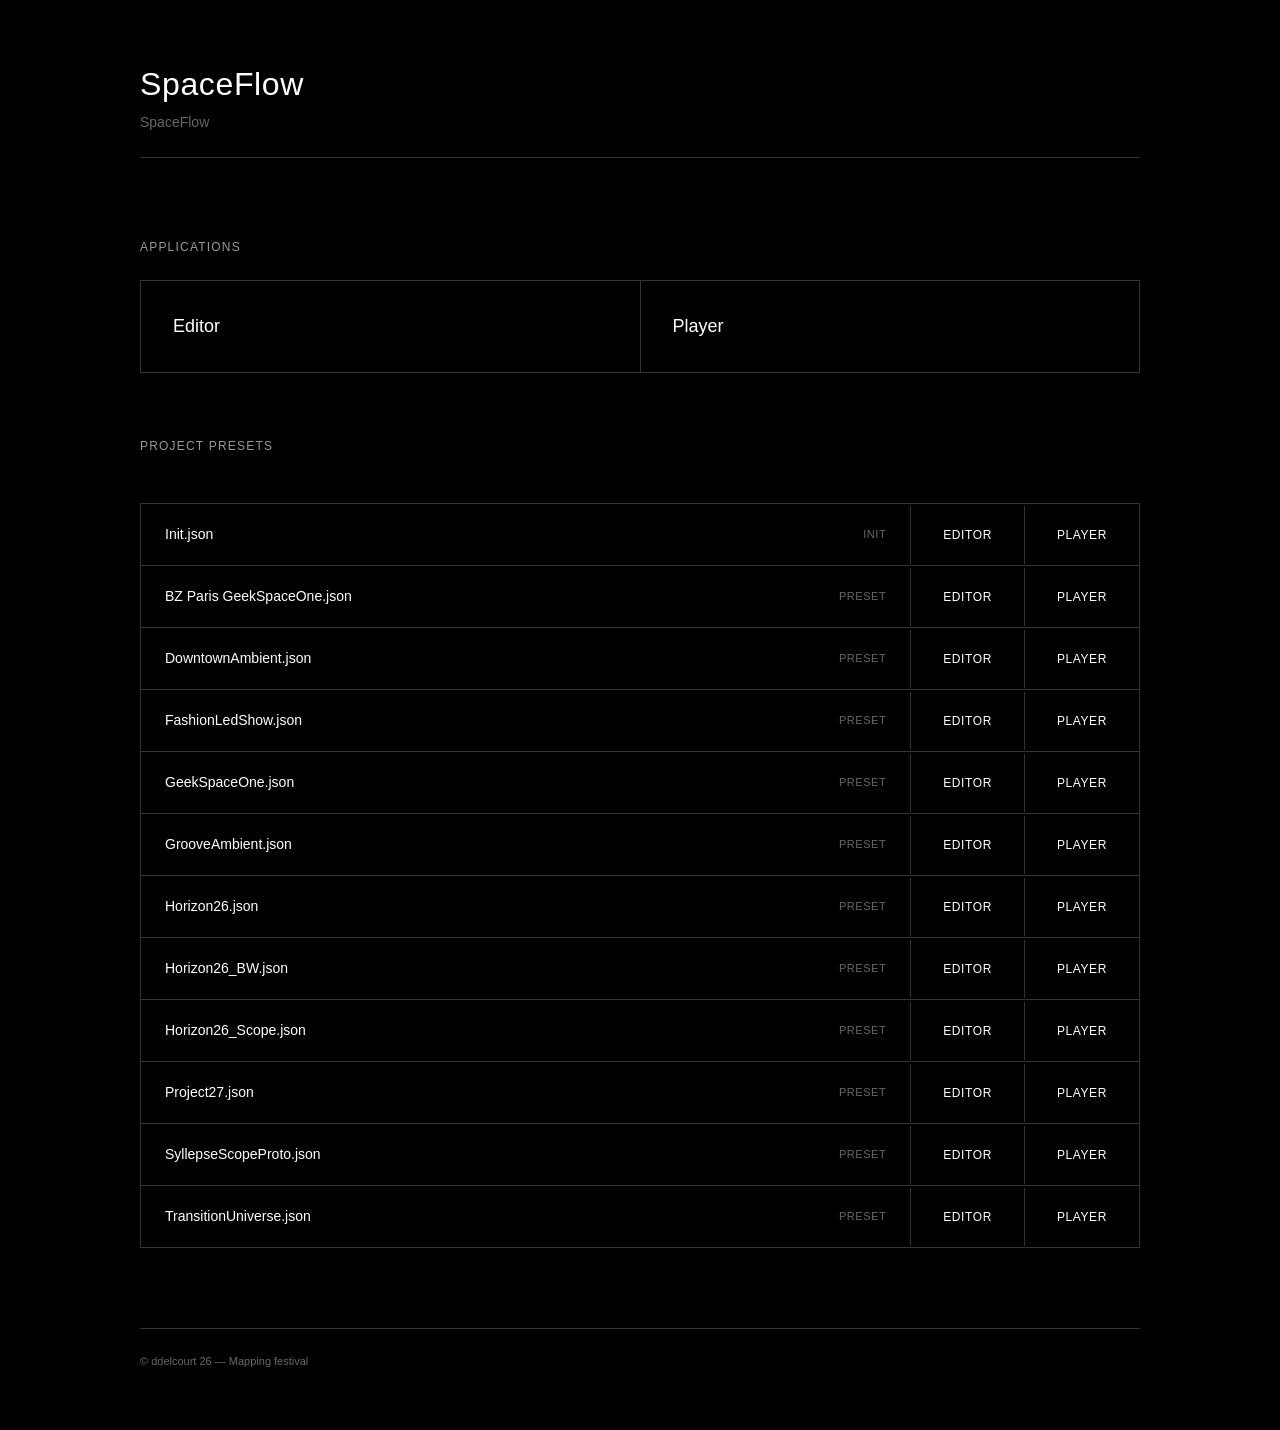
<file: welcome.html>
<!DOCTYPE html>
<html lang="en">
<head>
  <meta charset="UTF-8">
  <meta name="viewport" content="width=device-width, initial-scale=1.0">
  <title>SpaceFlow</title>
  <style>
    * {
      box-sizing: border-box;
      margin: 0;
      padding: 0;
    }

    body {
      background: #000;
      color: #fff;
      font-family: 'Helvetica Neue', Helvetica, Arial, sans-serif;
      font-weight: 400;
      line-height: 1.5;
      min-height: 100vh;
      padding: 60px 40px;
    }

    .container {
      max-width: 1000px;
      margin: 0 auto;
    }

    header {
      margin-bottom: 80px;
      border-bottom: 1px solid #333;
      padding-bottom: 24px;
    }

    h1 {
      font-size: 32px;
      font-weight: 500;
      letter-spacing: 0.02em;
      margin-bottom: 4px;
    }

    .subtitle {
      font-size: 14px;
      color: #666;
      font-weight: 400;
    }

    .section {
      margin-bottom: 64px;
    }

    .section-title {
      font-size: 12px;
      font-weight: 500;
      text-transform: uppercase;
      letter-spacing: 0.1em;
      color: #999;
      margin-bottom: 24px;
    }

    .app-list {
      display: grid;
      grid-template-columns: 1fr 1fr;
      gap: 1px;
      background: #333;
      border: 1px solid #333;
    }

    .app-card {
      background: #000;
      padding: 32px;
      text-decoration: none;
      color: #fff;
      display: block;
    }

    .app-card:hover {
      background: #111;
    }

    .app-name {
      font-size: 18px;
      font-weight: 500;
    }

    .preset-list {
      list-style: none;
      border: 1px solid #333;
      border-bottom: none;
    }

    .preset-item {
      border-bottom: 1px solid #333;
      display: grid;
      grid-template-columns: 1fr auto;
      align-items: center;
    }

    .preset-info {
      padding: 20px 24px;
      display: grid;
      grid-template-columns: 1fr auto;
      align-items: center;
      gap: 16px;
    }

    .preset-name {
      font-size: 14px;
      font-weight: 400;
      color: #fff;
    }

    .preset-type {
      font-size: 11px;
      text-transform: uppercase;
      color: #666;
      letter-spacing: 0.05em;
    }

    .preset-actions {
      display: flex;
      border-left: 1px solid #333;
    }

    .preset-button {
      background: #000;
      border: none;
      border-left: 1px solid #333;
      color: #fff;
      padding: 20px 32px;
      text-decoration: none;
      font-size: 12px;
      font-weight: 400;
      text-transform: uppercase;
      letter-spacing: 0.05em;
      display: block;
    }

    .preset-button:first-child {
      border-left: none;
    }

    .preset-button:hover {
      background: #111;
    }

    .section-header {
      display: flex;
      justify-content: space-between;
      align-items: center;
      margin-bottom: 24px;
    }

    .refresh-button {
      background: #000;
      border: 1px solid #333;
      color: #fff;
      padding: 8px 16px;
      font-size: 11px;
      font-weight: 400;
      text-transform: uppercase;
      letter-spacing: 0.05em;
      cursor: pointer;
    }

    .refresh-button:hover {
      background: #111;
    }

    .refresh-button:active {
      background: #222;
    }

    footer {
      margin-top: 80px;
      padding-top: 24px;
      border-top: 1px solid #333;
      font-size: 11px;
      color: #666;
    }

    @media (max-width: 768px) {
      body {
        padding: 40px 20px;
      }

      header {
        margin-bottom: 60px;
      }

      h1 {
        font-size: 24px;
      }

      .section {
        margin-bottom: 48px;
      }

      .app-list {
        grid-template-columns: 1fr;
      }

      .preset-item {
        grid-template-columns: 1fr;
      }

      .preset-actions {
        border-left: none;
        border-top: 1px solid #333;
      }

      .preset-button {
        flex: 1;
        text-align: center;
        padding: 16px;
      }

      .preset-button:first-child {
        border-left: 1px solid #333;
      }
    }
  </style>
</head>
<body>
  <div class="container">
    <header>
      <h1>SpaceFlow</h1>
      <p class="subtitle">SpaceFlow</p>
    </header>

    <section class="section">
      <h2 class="section-title">Applications</h2>
      <div class="app-list">
        <a href="index.html" class="app-card">
          <div class="app-name">Editor</div>
        </a>
        <a href="player.html" class="app-card">
          <div class="app-name">Player</div>
        </a>
      </div>
    </section>

    <section class="section">
      <div class="section-header">
        <h2 class="section-title">Project Presets</h2>
        <!-- <button class="refresh-button" onclick="loadPresets()">Refresh</button> -->
      </div>
      <ul class="preset-list" id="preset-list">
<!-- PRESETS_START -->
        <li class="preset-item">
          <div class="preset-info">
            <span class="preset-name">Init.json</span>
            <span class="preset-type">Init</span>
          </div>
          <div class="preset-actions">
            <a href="index.html?preset=Init" class="preset-button">Editor</a>
            <a href="player.html?preset=Init" class="preset-button">Player</a>
          </div>
        </li>
        <li class="preset-item">
          <div class="preset-info">
            <span class="preset-name">BZ Paris GeekSpaceOne.json</span>
            <span class="preset-type">Preset</span>
          </div>
          <div class="preset-actions">
            <a href="index.html?preset=BZ Paris GeekSpaceOne" class="preset-button">Editor</a>
            <a href="player.html?preset=BZ Paris GeekSpaceOne" class="preset-button">Player</a>
          </div>
        </li>
        <li class="preset-item">
          <div class="preset-info">
            <span class="preset-name">DowntownAmbient.json</span>
            <span class="preset-type">Preset</span>
          </div>
          <div class="preset-actions">
            <a href="index.html?preset=DowntownAmbient" class="preset-button">Editor</a>
            <a href="player.html?preset=DowntownAmbient" class="preset-button">Player</a>
          </div>
        </li>
        <li class="preset-item">
          <div class="preset-info">
            <span class="preset-name">FashionLedShow.json</span>
            <span class="preset-type">Preset</span>
          </div>
          <div class="preset-actions">
            <a href="index.html?preset=FashionLedShow" class="preset-button">Editor</a>
            <a href="player.html?preset=FashionLedShow" class="preset-button">Player</a>
          </div>
        </li>
        <li class="preset-item">
          <div class="preset-info">
            <span class="preset-name">GeekSpaceOne.json</span>
            <span class="preset-type">Preset</span>
          </div>
          <div class="preset-actions">
            <a href="index.html?preset=GeekSpaceOne" class="preset-button">Editor</a>
            <a href="player.html?preset=GeekSpaceOne" class="preset-button">Player</a>
          </div>
        </li>
        <li class="preset-item">
          <div class="preset-info">
            <span class="preset-name">GrooveAmbient.json</span>
            <span class="preset-type">Preset</span>
          </div>
          <div class="preset-actions">
            <a href="index.html?preset=GrooveAmbient" class="preset-button">Editor</a>
            <a href="player.html?preset=GrooveAmbient" class="preset-button">Player</a>
          </div>
        </li>
        <li class="preset-item">
          <div class="preset-info">
            <span class="preset-name">Horizon26.json</span>
            <span class="preset-type">Preset</span>
          </div>
          <div class="preset-actions">
            <a href="index.html?preset=Horizon26" class="preset-button">Editor</a>
            <a href="player.html?preset=Horizon26" class="preset-button">Player</a>
          </div>
        </li>
        <li class="preset-item">
          <div class="preset-info">
            <span class="preset-name">Horizon26_BW.json</span>
            <span class="preset-type">Preset</span>
          </div>
          <div class="preset-actions">
            <a href="index.html?preset=Horizon26_BW" class="preset-button">Editor</a>
            <a href="player.html?preset=Horizon26_BW" class="preset-button">Player</a>
          </div>
        </li>
        <li class="preset-item">
          <div class="preset-info">
            <span class="preset-name">Horizon26_Scope.json</span>
            <span class="preset-type">Preset</span>
          </div>
          <div class="preset-actions">
            <a href="index.html?preset=Horizon26_Scope" class="preset-button">Editor</a>
            <a href="player.html?preset=Horizon26_Scope" class="preset-button">Player</a>
          </div>
        </li>
        <li class="preset-item">
          <div class="preset-info">
            <span class="preset-name">Project27.json</span>
            <span class="preset-type">Preset</span>
          </div>
          <div class="preset-actions">
            <a href="index.html?preset=Project27" class="preset-button">Editor</a>
            <a href="player.html?preset=Project27" class="preset-button">Player</a>
          </div>
        </li>
        <li class="preset-item">
          <div class="preset-info">
            <span class="preset-name">SyllepseScopeProto.json</span>
            <span class="preset-type">Preset</span>
          </div>
          <div class="preset-actions">
            <a href="index.html?preset=SyllepseScopeProto" class="preset-button">Editor</a>
            <a href="player.html?preset=SyllepseScopeProto" class="preset-button">Player</a>
          </div>
        </li>
        <li class="preset-item">
          <div class="preset-info">
            <span class="preset-name">TransitionUniverse.json</span>
            <span class="preset-type">Preset</span>
          </div>
          <div class="preset-actions">
            <a href="index.html?preset=TransitionUniverse" class="preset-button">Editor</a>
            <a href="player.html?preset=TransitionUniverse" class="preset-button">Player</a>
          </div>
        </li>
<!-- PRESETS_END -->
      </ul>
    </section>

    <footer>
      © ddelcourt 26 — Mapping festival
    </footer>
  </div>

  <script>
    async function loadPresets() {
      try {
        const response = await fetch('presets/manifest.json');
        if (!response.ok) {
          console.error('Failed to load manifest');
          return;
        }
        
        const data = await response.json();
        const presetList = document.getElementById('preset-list');
        
        // Clear current list
        presetList.innerHTML = '';
        
        // Generate preset items
        data.presets.forEach(preset => {
          const li = document.createElement('li');
          li.className = 'preset-item';
          
          li.innerHTML = `
            <div class="preset-info">
              <span class="preset-name">${preset.filename}</span>
              <span class="preset-type">${preset.type}</span>
            </div>
            <div class="preset-actions">
              <a href="index.html?preset=${preset.name}" class="preset-button">Editor</a>
              <a href="player.html?preset=${preset.name}" class="preset-button">Player</a>
            </div>
          `;
          
          presetList.appendChild(li);
        });
        
        console.log(`Loaded ${data.presets.length} preset(s)`);
      } catch (error) {
        console.error('Error loading presets:', error);
      }
    }
    
    // Load presets on page load
    document.addEventListener('DOMContentLoaded', loadPresets);
  </script>
</body>
</html>
          </div>
        </li>
      </ul>
    </div>

  </div>
</body>
</html>
</file>
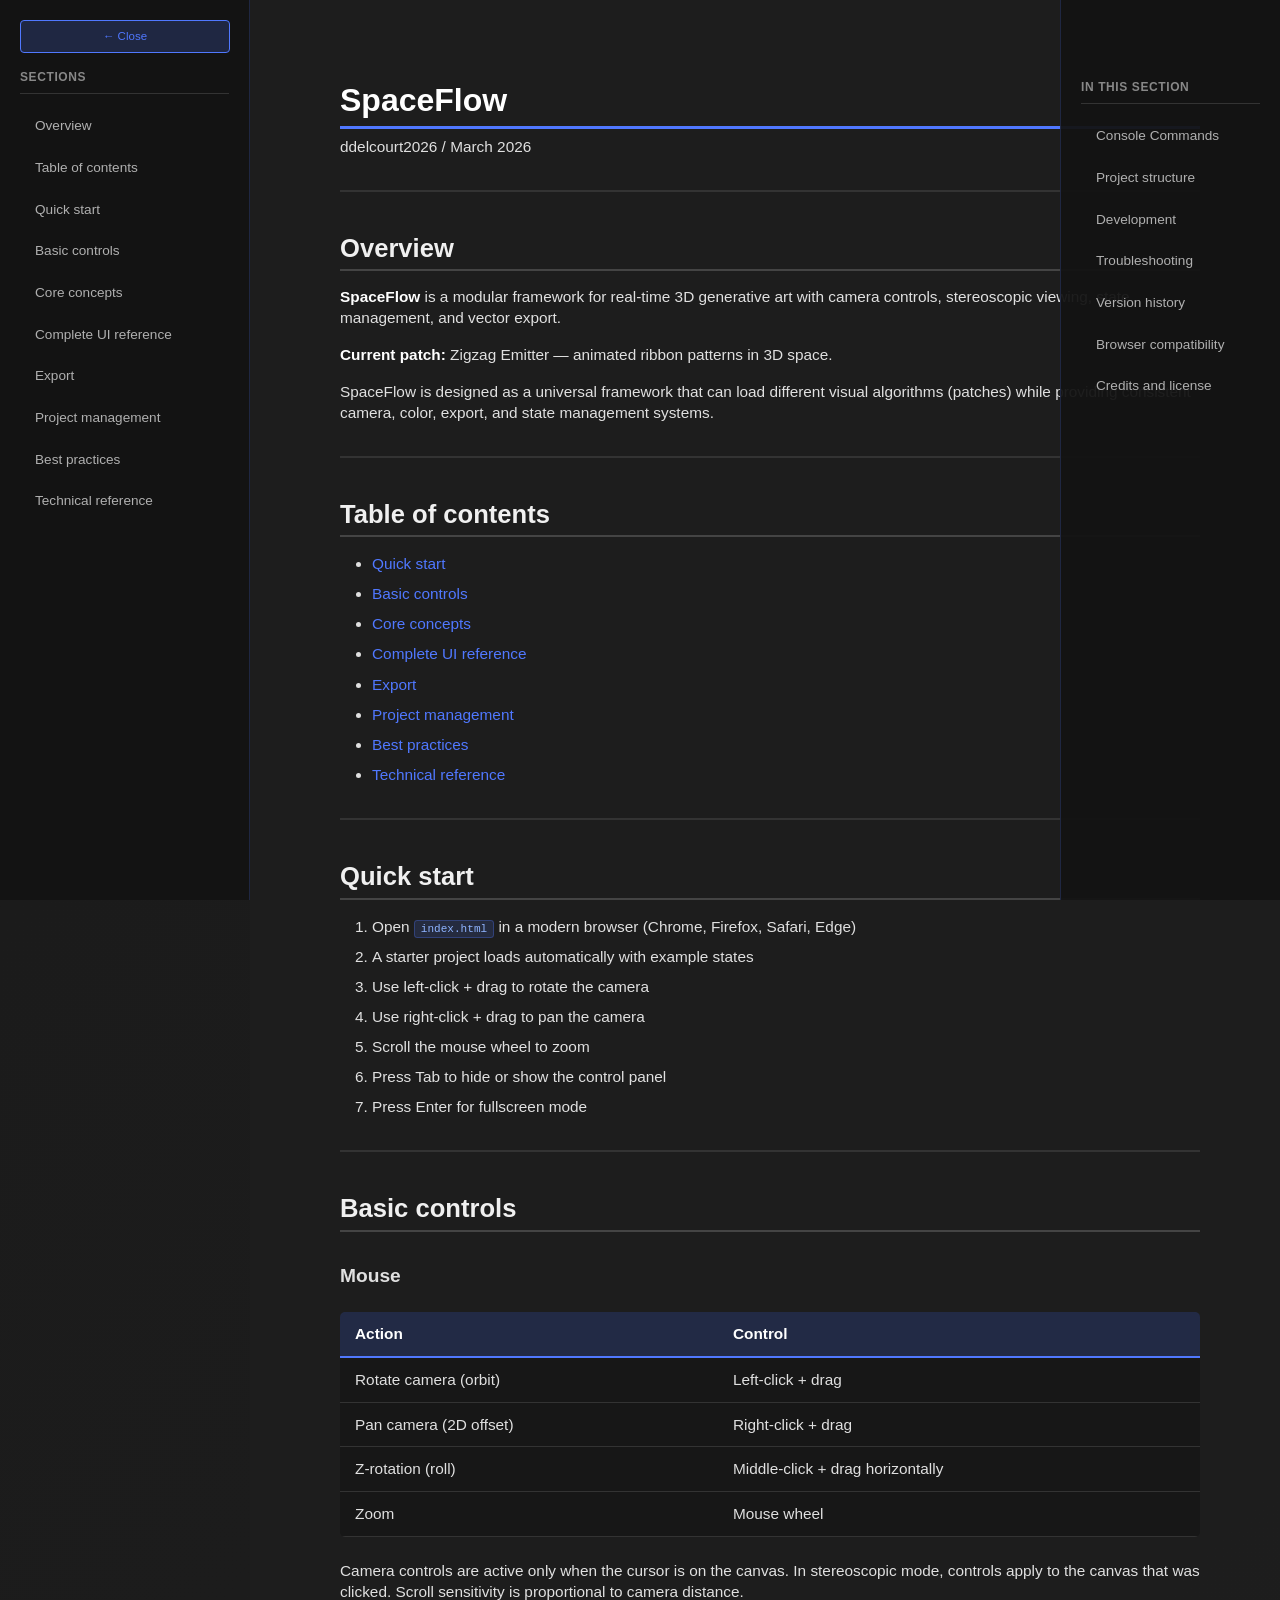
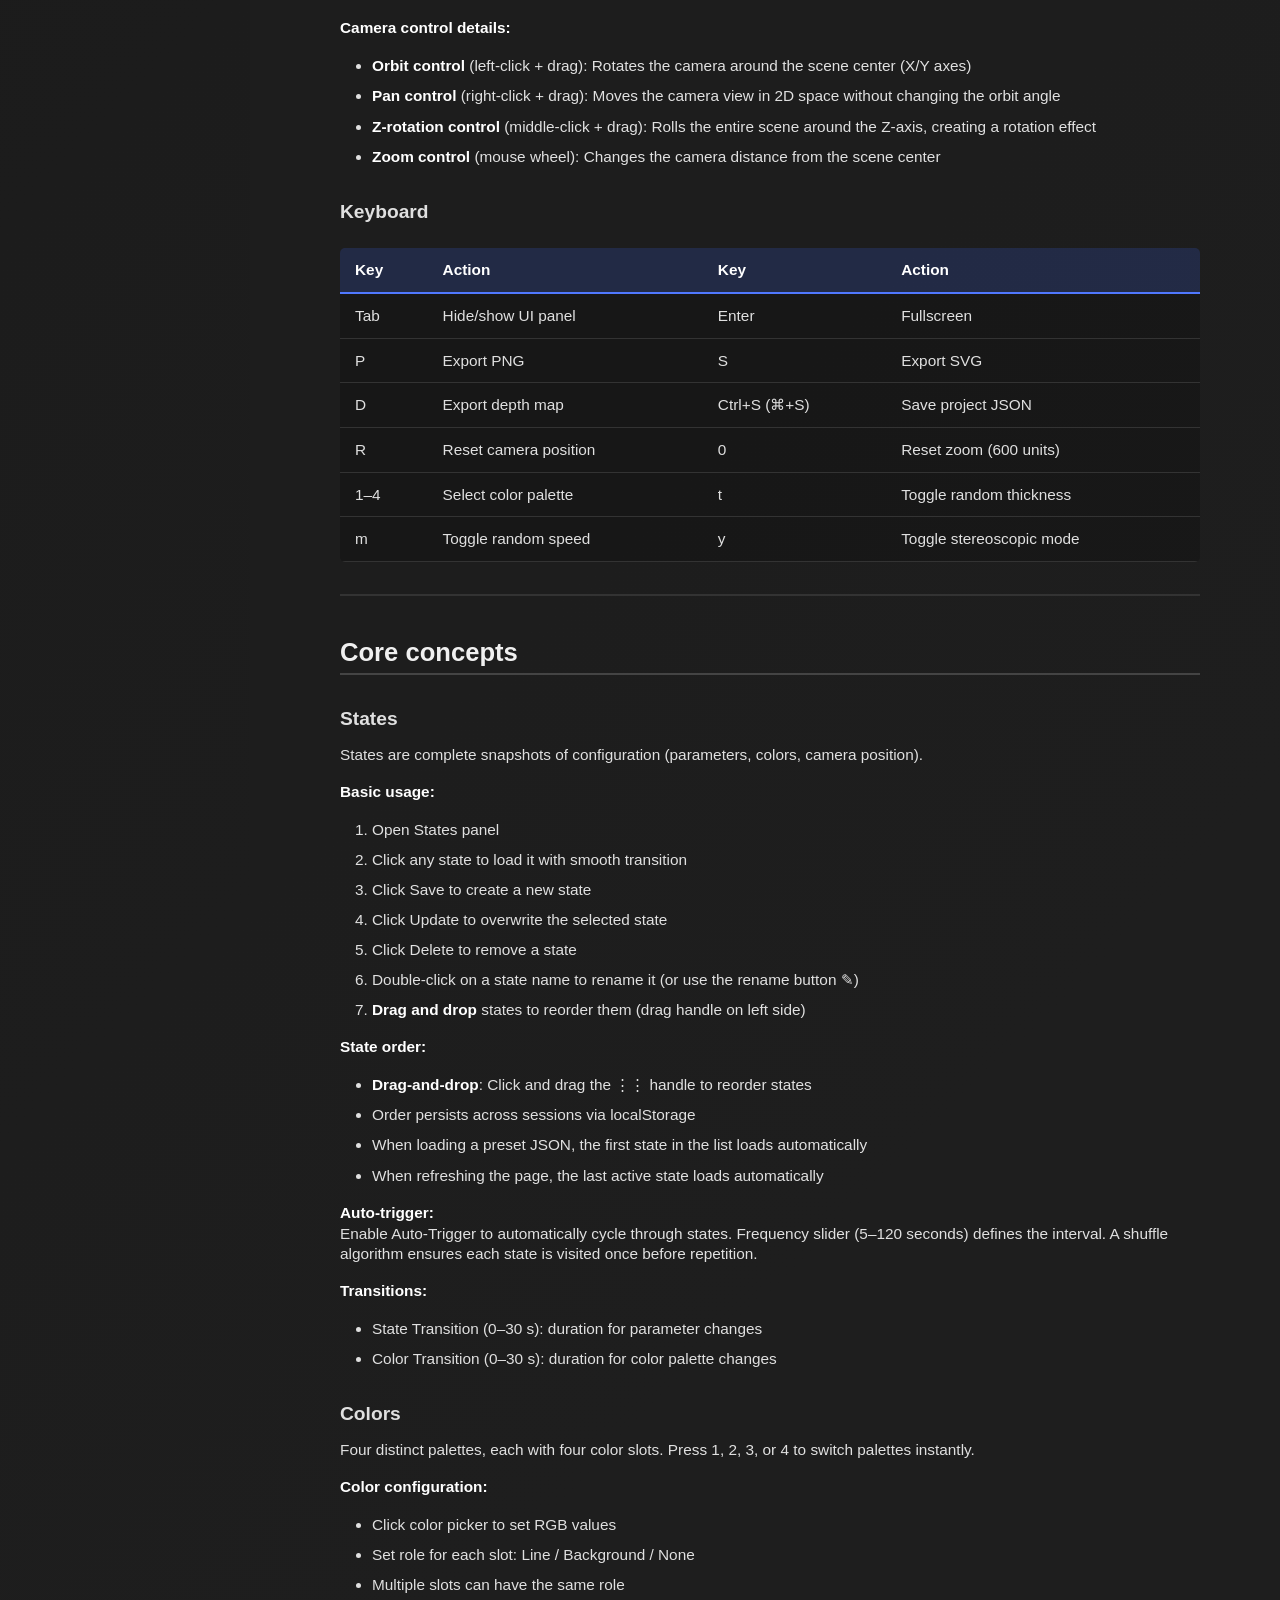
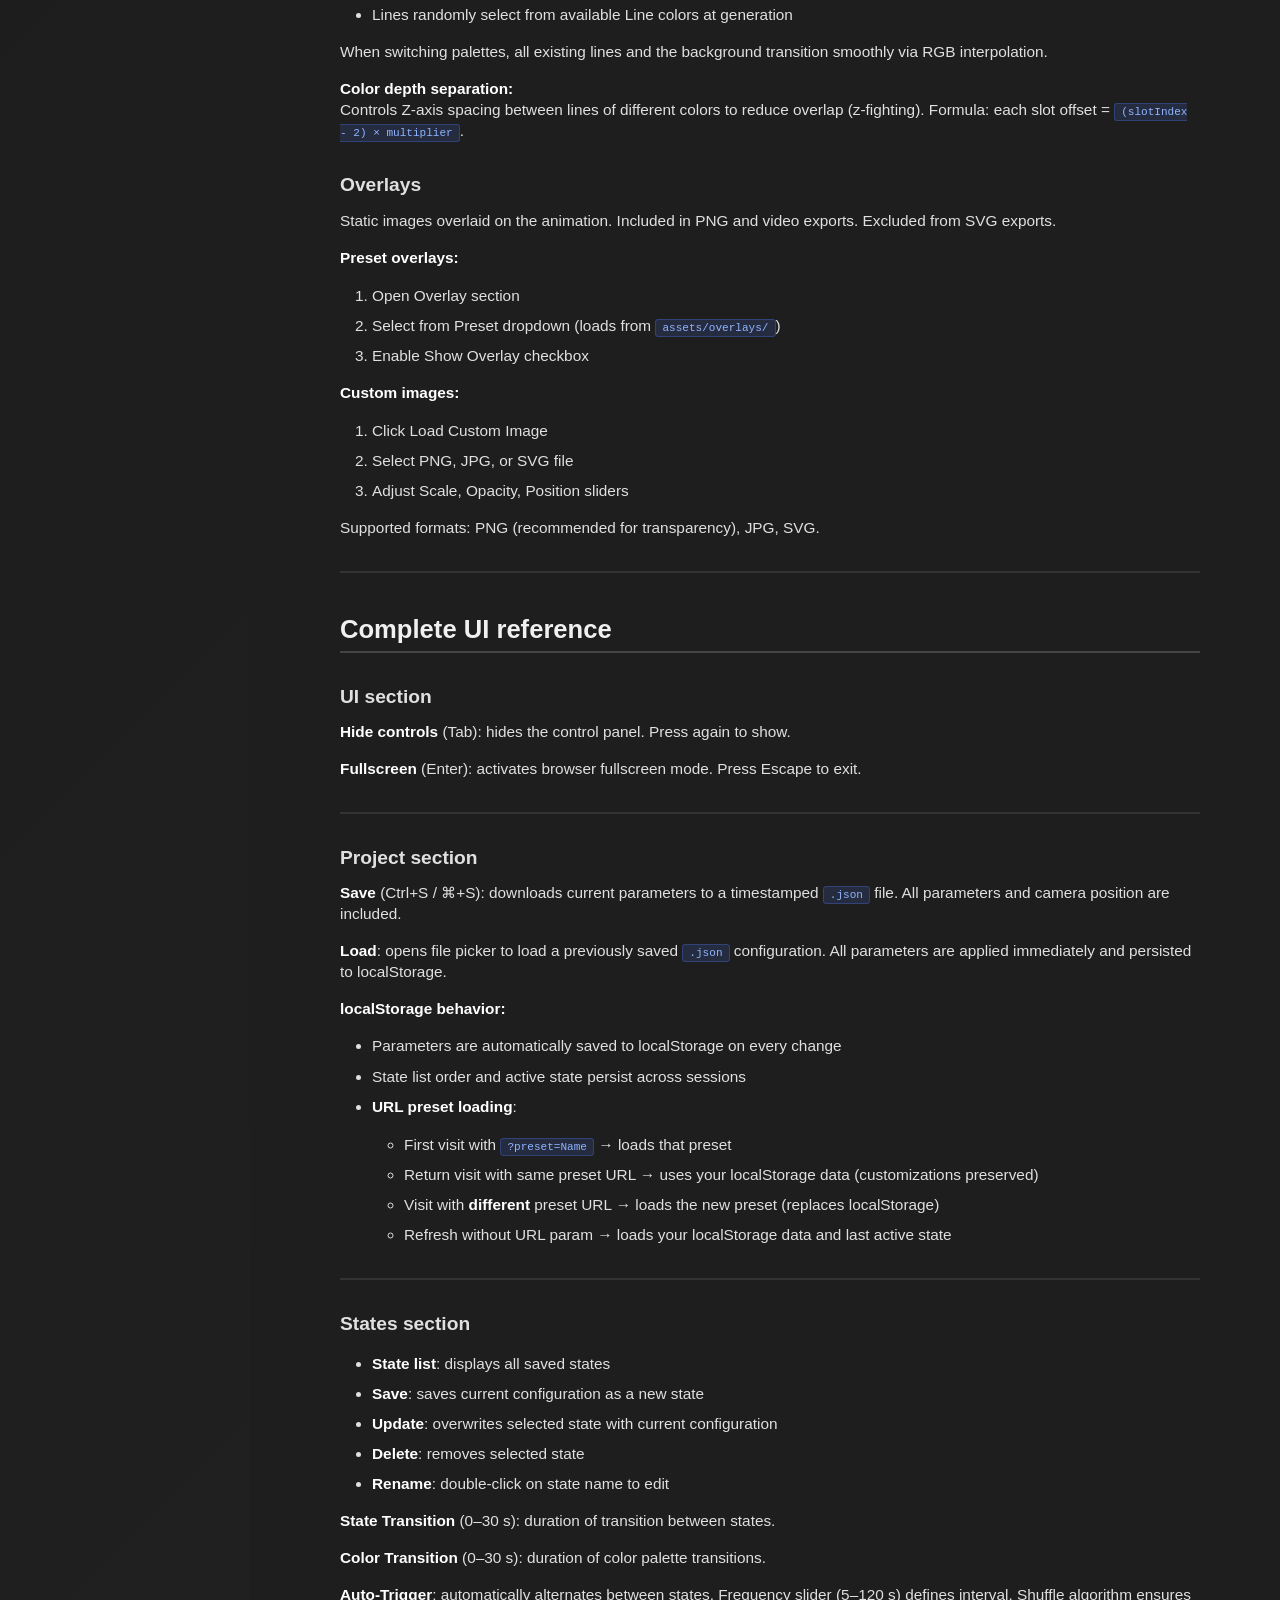
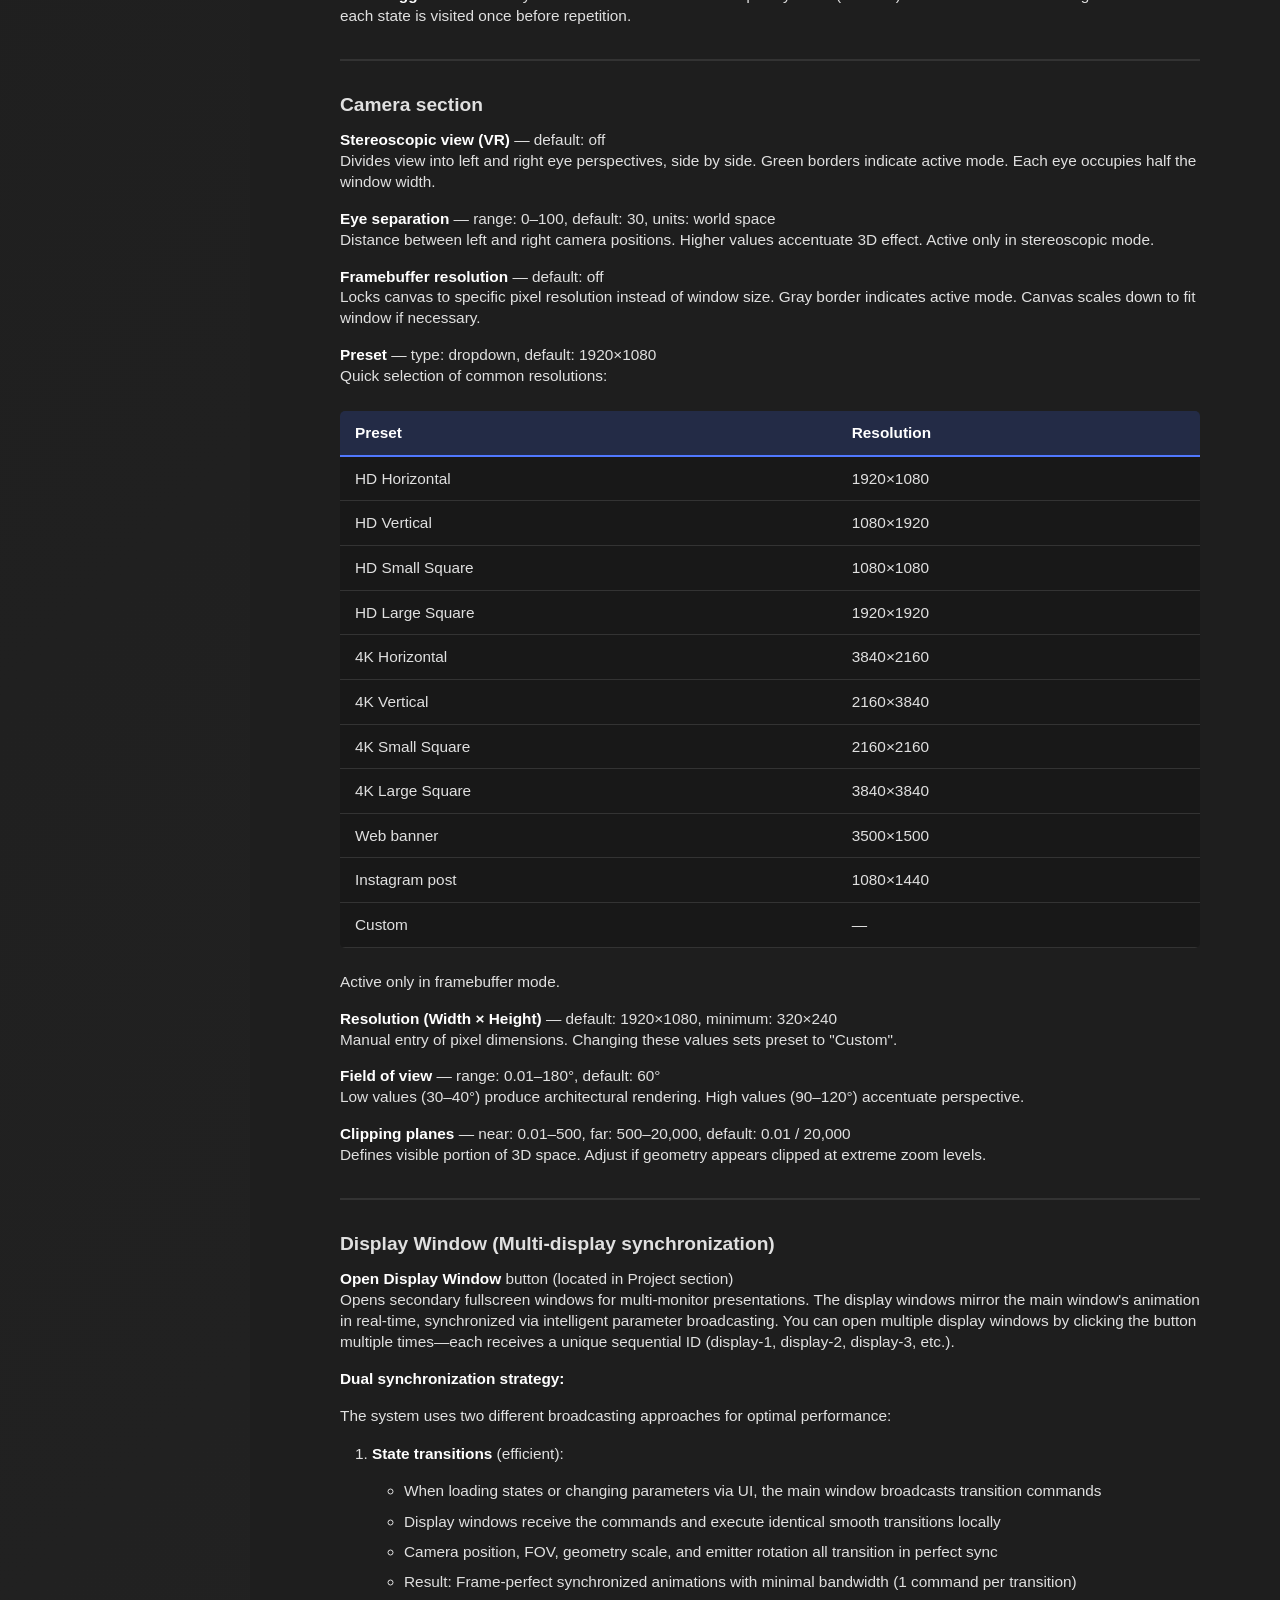
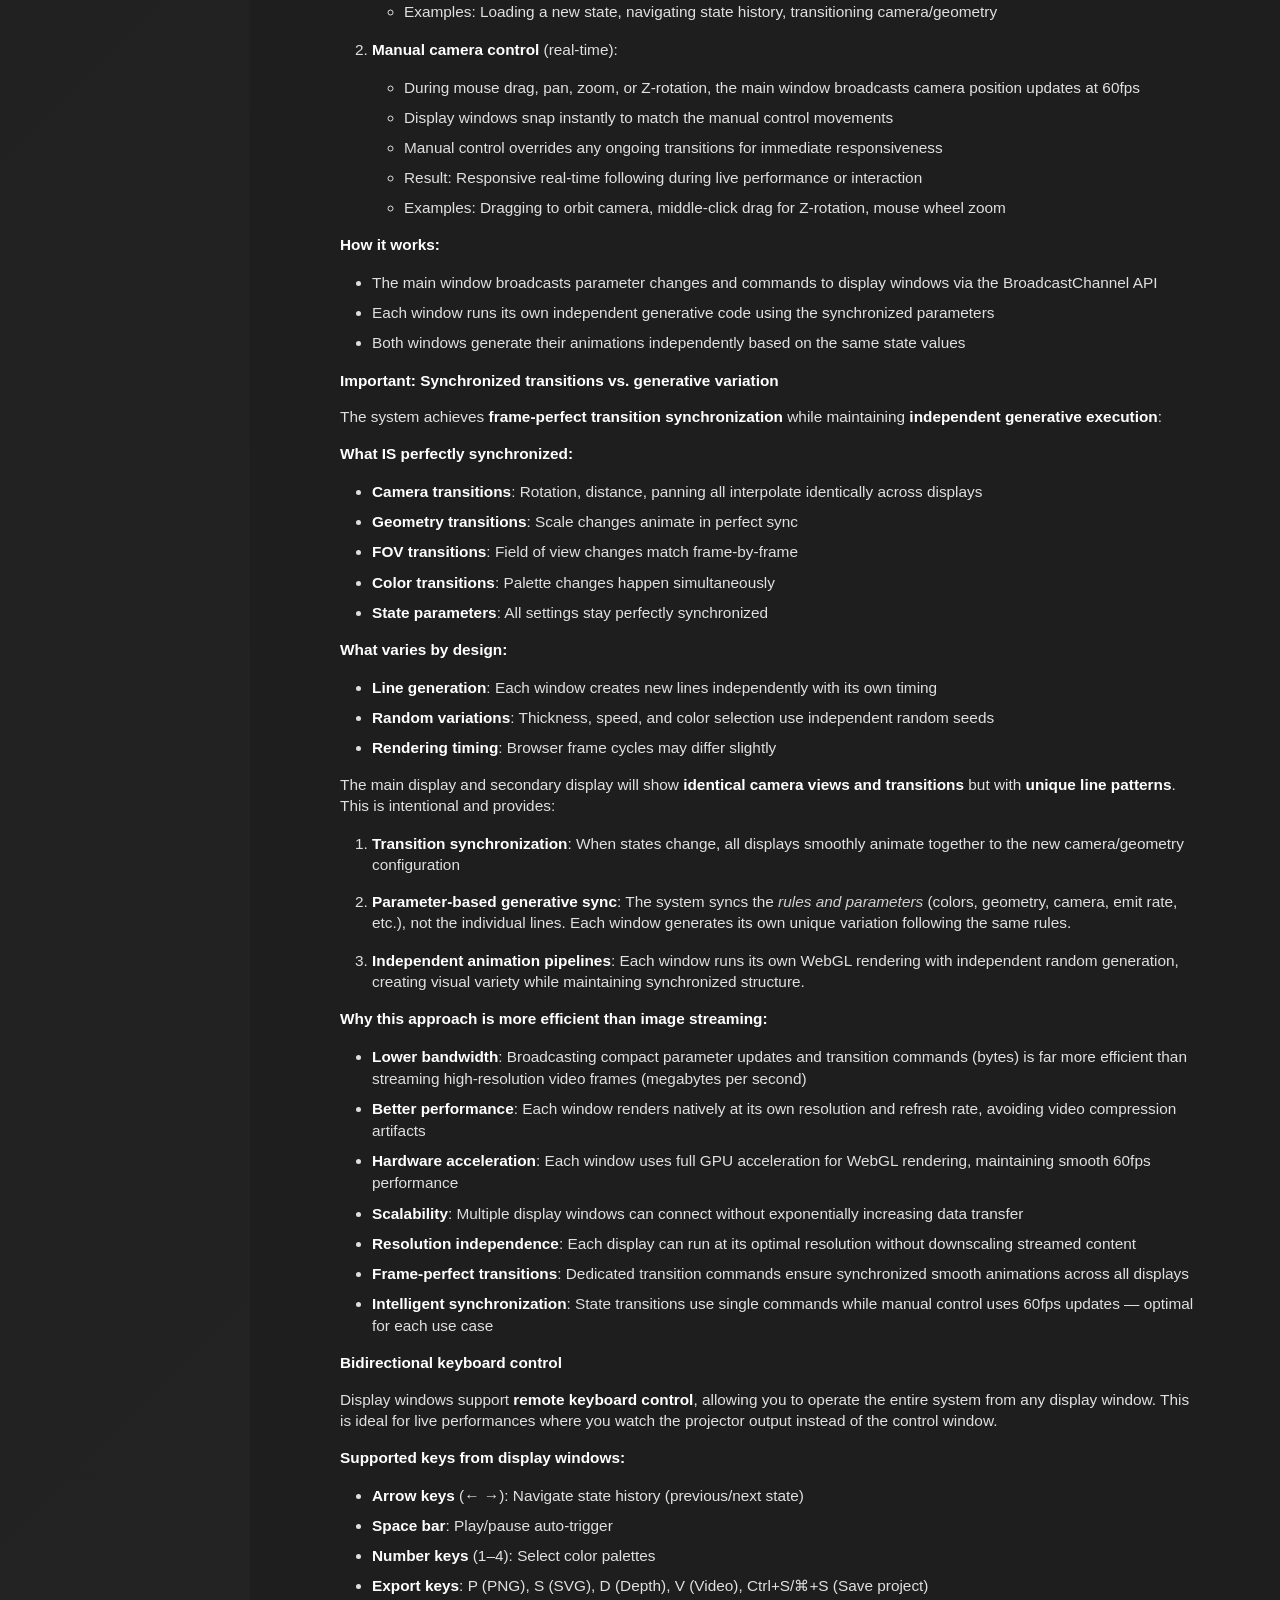
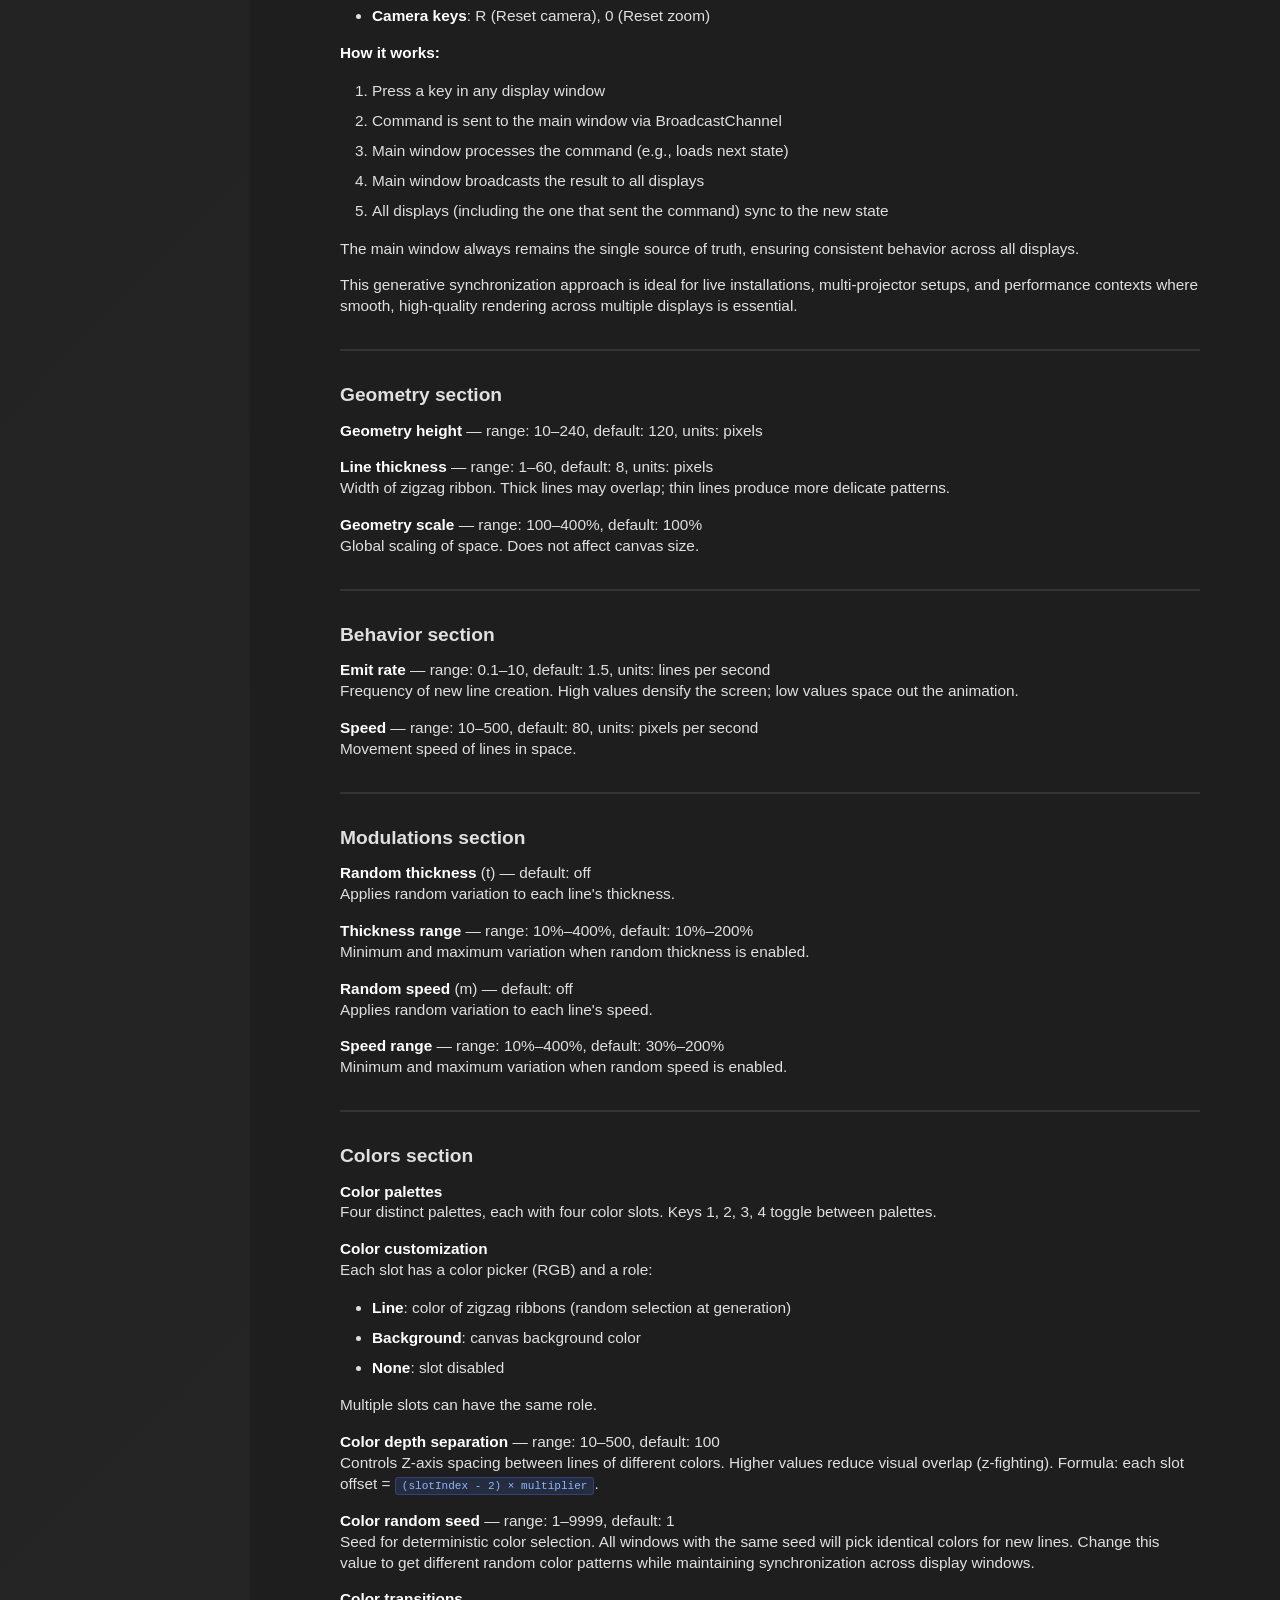
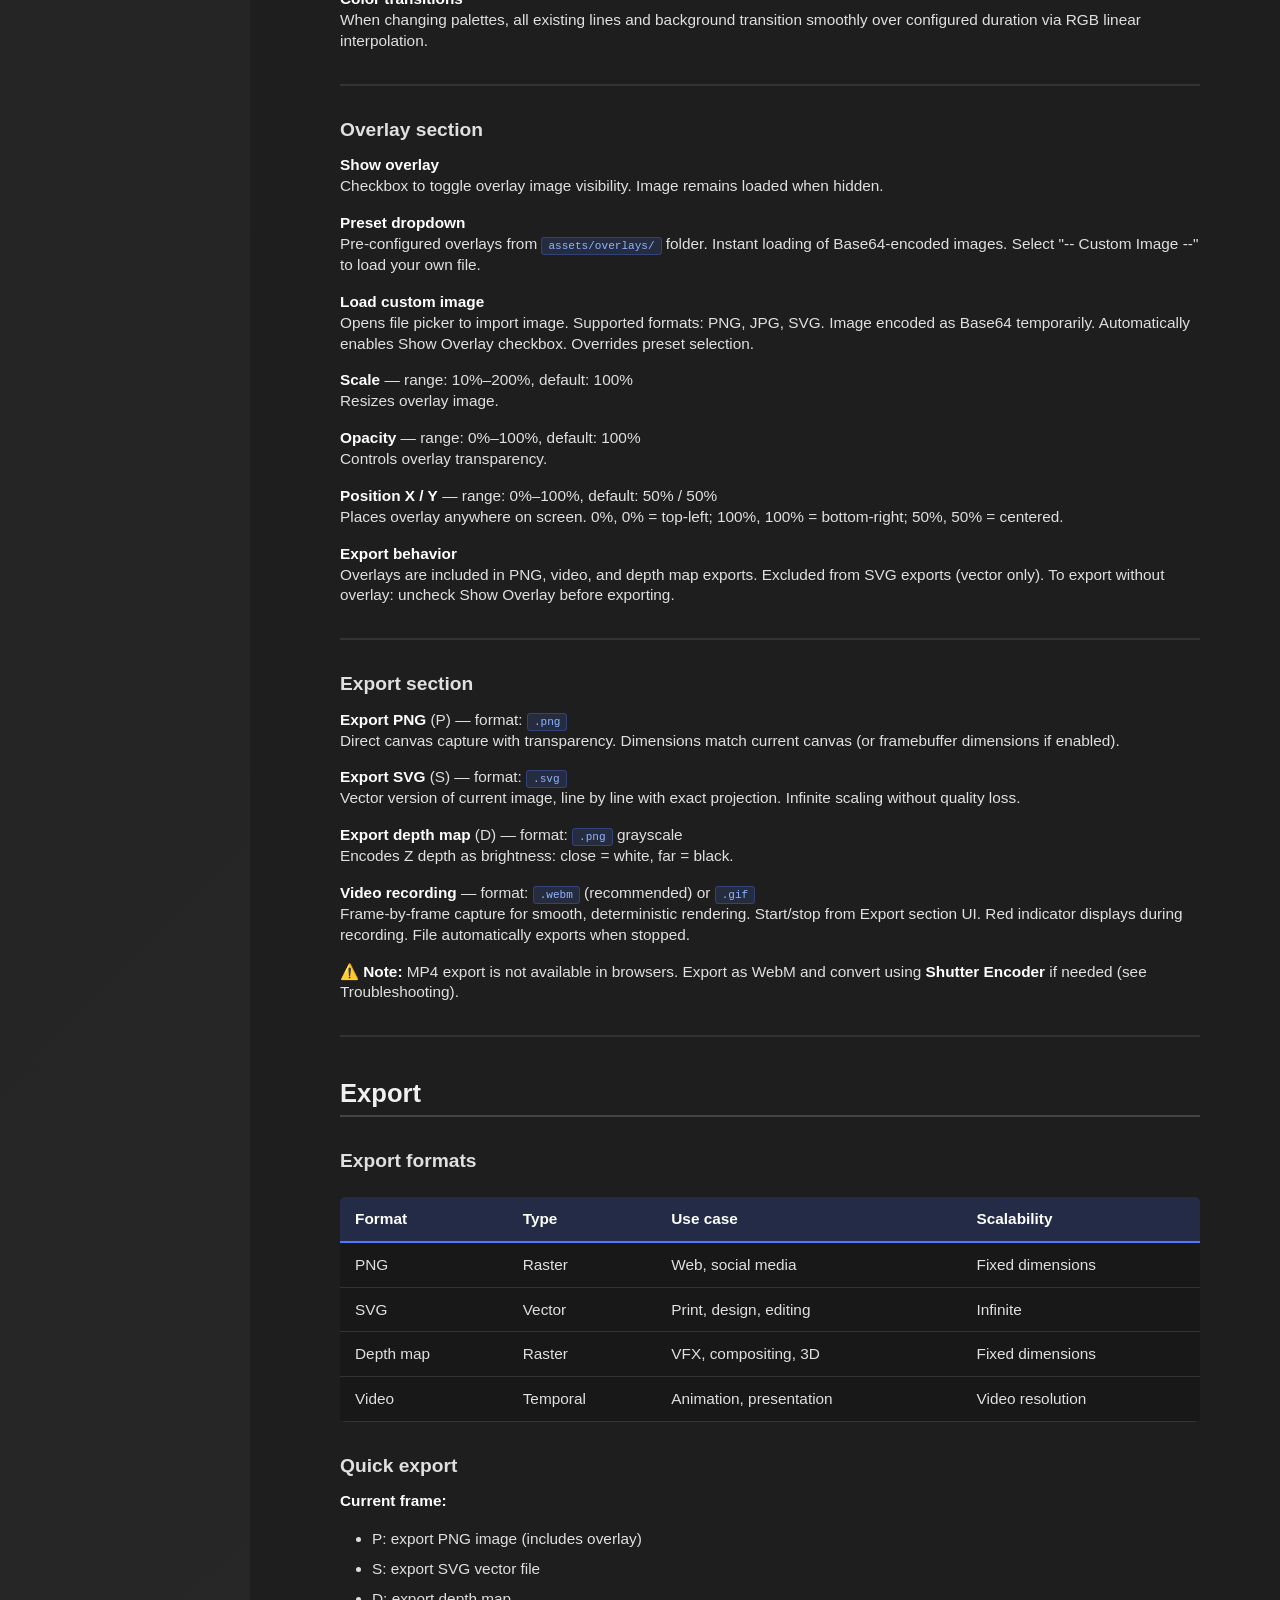
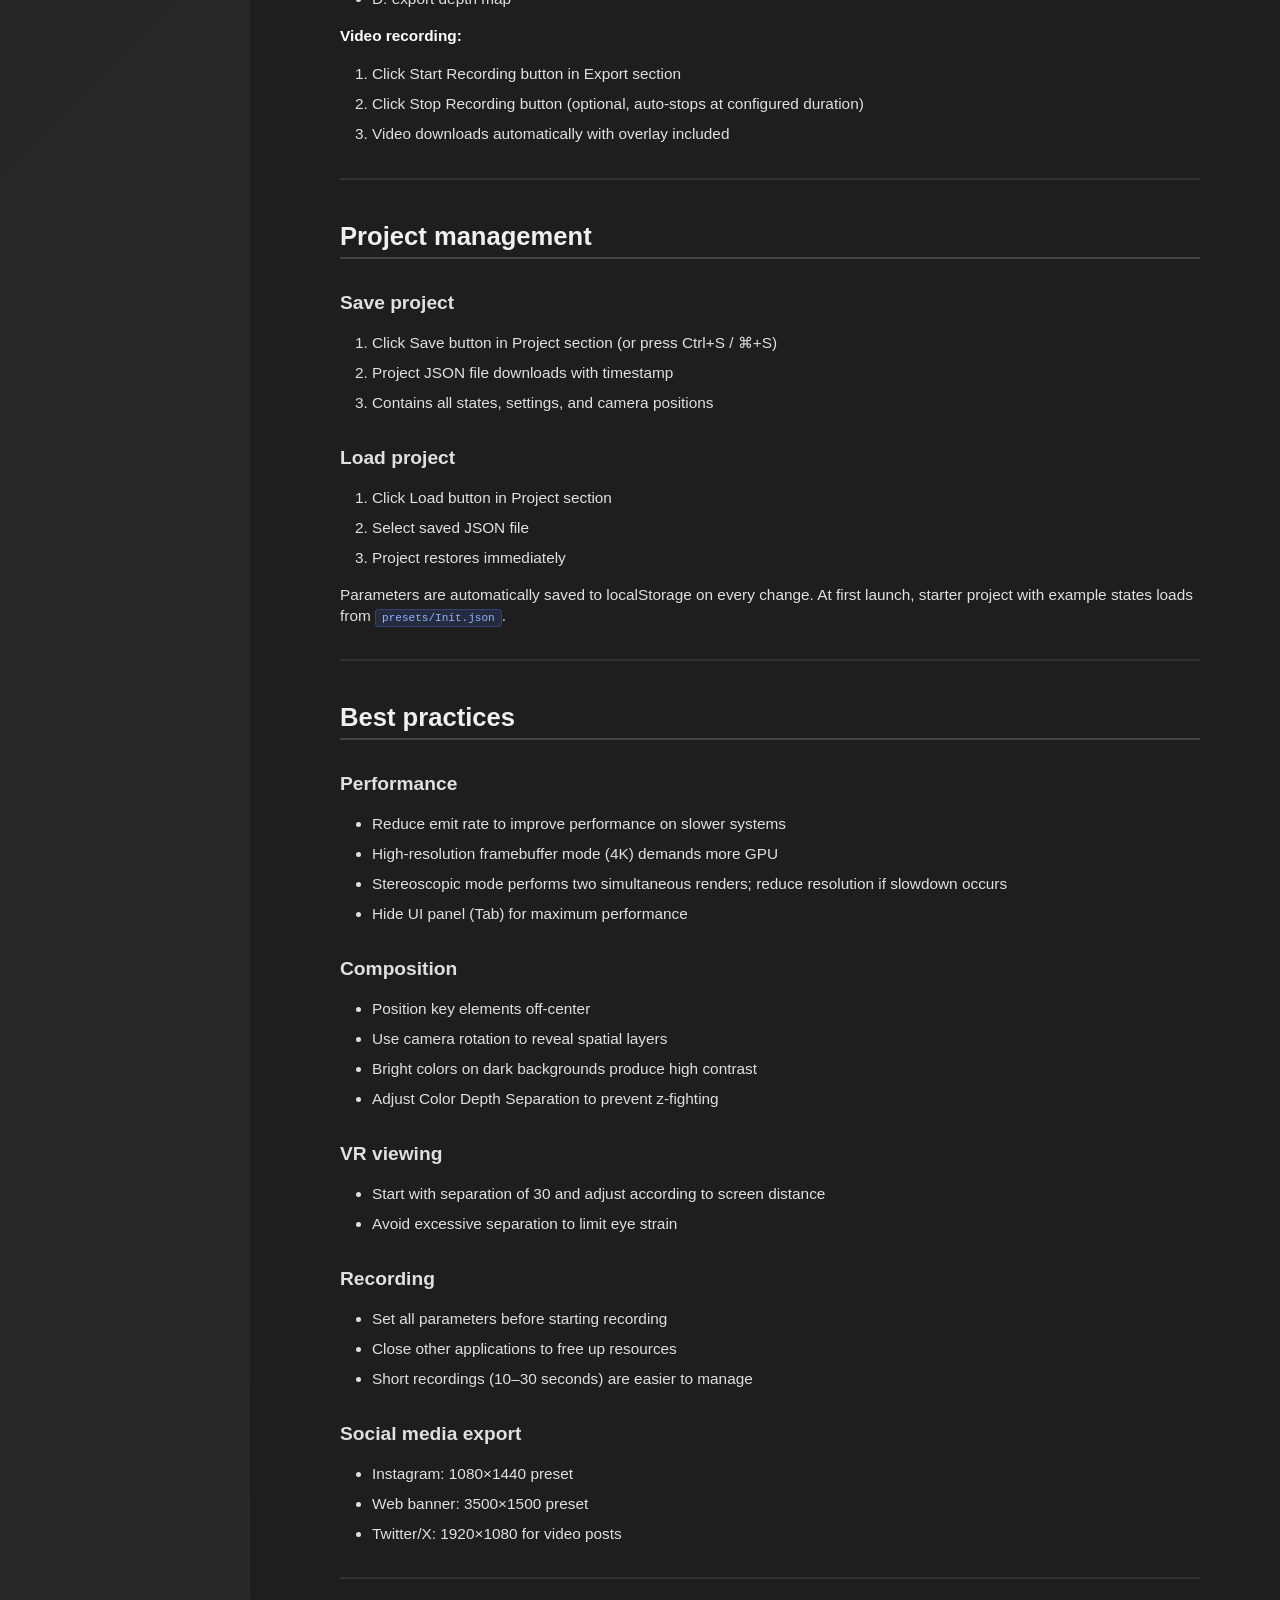
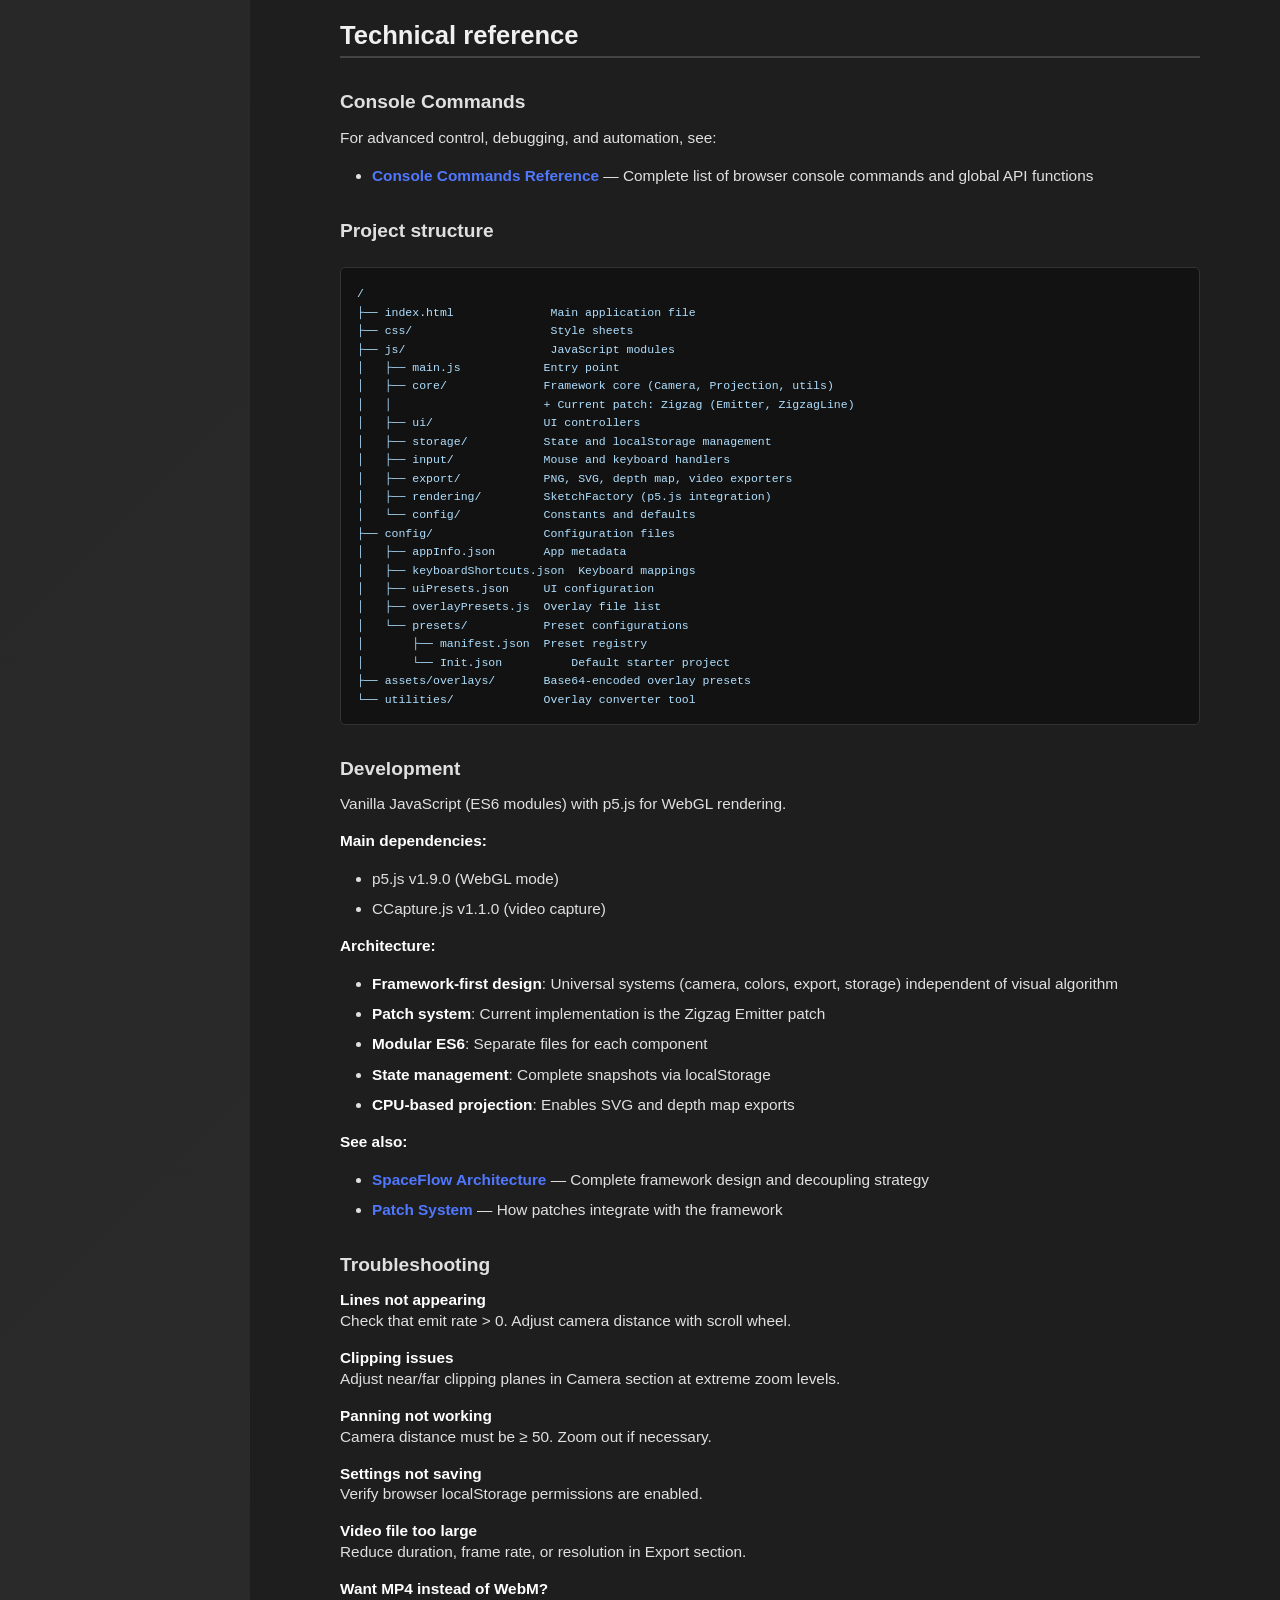
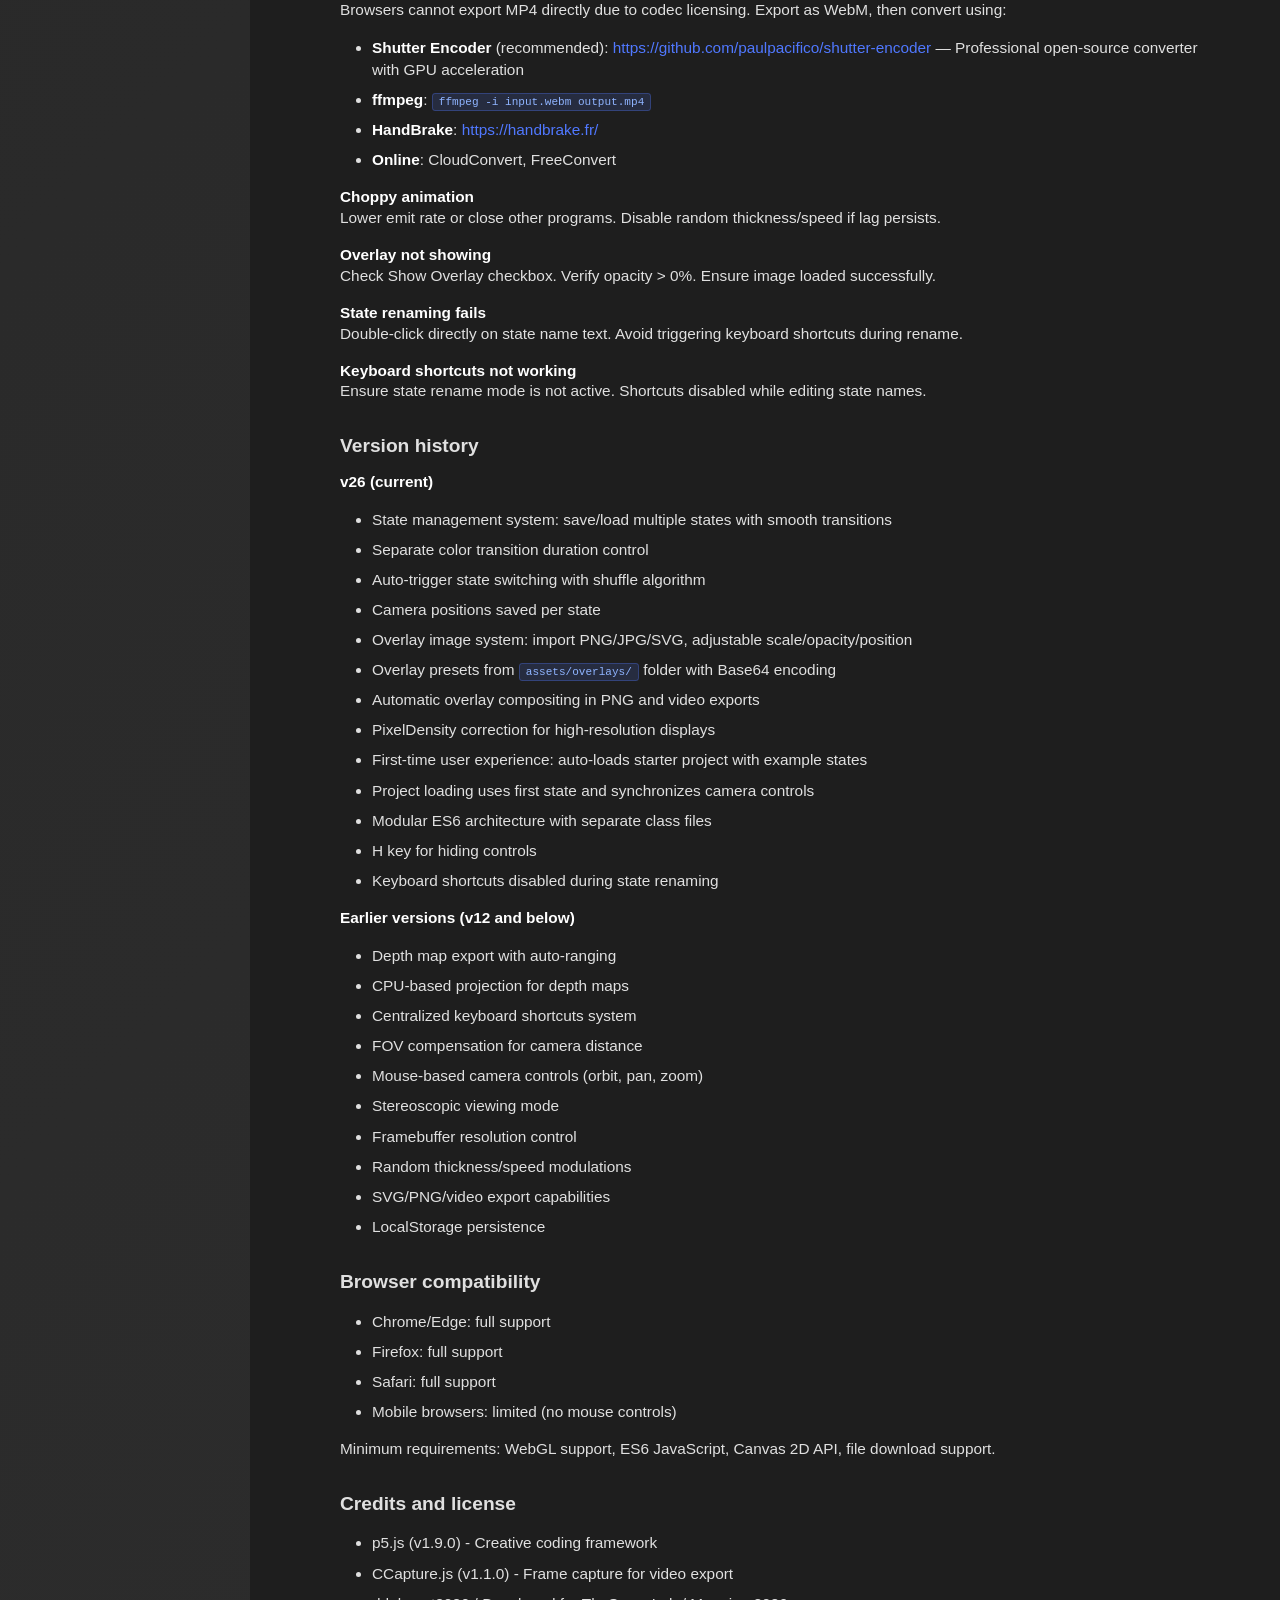
<file: docs/markdown-viewer.html>
<!DOCTYPE html>
<html lang="en">
<head>
  <meta charset="UTF-8">
  <meta name="viewport" content="width=device-width, initial-scale=1.0">
  <title>Documentation Viewer</title>
  <link rel="stylesheet" href="../css/markdown-viewer.css">
</head>
<body>
  <a href="javascript:window.close()" class="back-btn">← Close</a>
  
  <!-- Left Navigation: H2 Sections -->
  <nav id="left-nav" class="left-sidebar">
    <div class="nav-header">Sections</div>
    <ul id="left-nav-list"></ul>
  </nav>
  
  <!-- Main Content -->
  <div class="container">
    <div id="content" class="loading">Loading documentation...</div>
  </div>
  
  <!-- Right Navigation: H3 Subsections -->
  <nav id="right-nav" class="right-sidebar">
    <div class="nav-header">In this Section</div>
    <ul id="right-nav-list"></ul>
  </nav>

  <!-- External Libraries (offline-ready) -->
  <script src="../lib/marked.min.js" onerror="this.onerror=null; this.src='https://cdn.jsdelivr.net/npm/marked@11.1.1/marked.min.js'"></script>
  
  <script>
    // Get the document parameter from URL
    const urlParams = new URLSearchParams(window.location.search);
    // Language-aware doc path
    let docFile = urlParams.get('doc');
    if (!docFile) {
      // Default to English README at root
      docFile = '../README.md';
    } else if (!docFile.includes('/')) {
      // If only a filename is given, guess language by prefix
      const lang = urlParams.get('lang');
      if (lang === 'fr' || docFile.endsWith('-fr.md')) {
        docFile = 'French/' + docFile;
      } else {
        docFile = 'English/' + docFile;
      }
    }
    
    // Configure marked options
    marked.setOptions({
      breaks: true,
      gfm: true, // GitHub Flavored Markdown
      tables: true,
      headerIds: true,
      mangle: false // Don't mangle IDs
    });

    // Check if we're running on local file system (file://) or web server (http://)
    const isLocalFile = window.location.protocol === 'file:';

    if (isLocalFile) {
      // Running from file system - open .md file directly
      document.getElementById('content').innerHTML = `
        <div style="padding: 20px; text-align: center;">
          <h2>Opening Markdown File...</h2>
          <p>Your markdown file should open in a new tab.</p>
          <p>If it doesn't, <a href="${docFile}" target="_blank" style="color: #5078ff;">click here to open ${docFile}</a></p>
          <hr style="margin: 30px 0; border-color: #333;">
          <p style="color: #888; font-size: 0.9rem;">
            <strong>Tip:</strong> For styled documentation, serve this folder with a local web server:<br>
            <code style="background: #1a1a1a; padding: 5px 10px; border-radius: 3px; margin-top: 10px; display: inline-block;">python3 -m http.server 8000</code><br>
            Then open: <code style="background: #1a1a1a; padding: 5px 10px; border-radius: 3px;">http://localhost:8000/index.html</code>
          </p>
        </div>
      `;
      // Automatically open the markdown file
      window.location.href = docFile;
    } else {
      // Running from web server - fetch and render with styling
      fetch(docFile)
        .then(response => {
          if (!response.ok) {
            throw new Error(`Failed to load ${docFile}`);
          }
          return response.text();
        })
        .then(markdown => {
          // Convert markdown to HTML
          const html = marked.parse(markdown);
          document.getElementById('content').innerHTML = html;
          
          // Update page title based on first H1
          const firstH1 = document.querySelector('#content h1');
          if (firstH1) {
            document.title = firstH1.textContent + ' - Documentation';
          }
          
          // Build navigation menus
          buildNavigation();
          
          // Setup scroll spy
          setupScrollSpy();
          
          // Setup anchor link handling
          document.querySelectorAll('#content a[href^="#"]').forEach(link => {
            link.addEventListener('click', function(e) {
              e.preventDefault();
              const targetId = this.getAttribute('href').substring(1);
              let targetElement = document.getElementById(targetId);
              
              // If not found, try to find by heading text
              if (!targetElement) {
                const headingText = targetId.replace(/-/g, ' ');
                const allHeadings = document.querySelectorAll('#content h1, #content h2, #content h3, #content h4, #content h5, #content h6');
                for (const heading of allHeadings) {
                  if (heading.textContent.toLowerCase().trim() === headingText.toLowerCase()) {
                    targetElement = heading;
                    break;
                  }
                }
              }
              
              if (targetElement) {
                targetElement.scrollIntoView({ 
                  behavior: 'smooth', 
                  block: 'start' 
                });
                // Update URL hash without jumping
                history.pushState(null, null, '#' + targetId);
              } else {
                console.warn('Target element not found:', targetId);
                console.log('Available IDs:', Array.from(document.querySelectorAll('#content [id]')).map(el => el.id));
              }
            });
          });
          
          // Scroll to hash if present in URL
          if (window.location.hash) {
            setTimeout(() => {
              const target = document.getElementById(window.location.hash.substring(1));
              if (target) {
                target.scrollIntoView({ behavior: 'smooth', block: 'start' });
              }
            }, 100);
          }
        })
        .catch(error => {
          document.getElementById('content').innerHTML = `
            <div class="error">
              <p>Please make sure the file exists in the docs folder.</p>
            </div>
          `;
        });
    }
    
    // Build navigation from H2 and H3 headings
    function buildNavigation() {
      const content = document.getElementById('content');
      const h2Elements = content.querySelectorAll('h2');
      const h3Elements = content.querySelectorAll('h3');
      
      const leftNavList = document.getElementById('left-nav-list');
      const rightNavList = document.getElementById('right-nav-list');
      
      leftNavList.innerHTML = '';
      rightNavList.innerHTML = '';
      
      // Build left navigation (H2 sections)
      h2Elements.forEach((h2, index) => {
        // Ensure H2 has an ID
        if (!h2.id) {
          h2.id = 'section-' + index;
        }
        
        const li = document.createElement('li');
        const a = document.createElement('a');
        a.href = '#' + h2.id;
        a.textContent = h2.textContent;
        a.addEventListener('click', function(e) {
          e.preventDefault();
          scrollToElement(h2.id);
        });
        li.appendChild(a);
        leftNavList.appendChild(li);
      });
      
      // Build right navigation (H3 subsections)
      let currentH2 = null;
      const allHeadings = content.querySelectorAll('h2, h3');
      
      allHeadings.forEach((heading, index) => {
        if (heading.tagName === 'H2') {
          currentH2 = heading;
        } else if (heading.tagName === 'H3') {
          // Ensure H3 has an ID
          if (!heading.id) {
            heading.id = 'subsection-' + index;
          }
          
          const li = document.createElement('li');
          const a = document.createElement('a');
          a.href = '#' + heading.id;
          a.textContent = heading.textContent;
          a.addEventListener('click', function(e) {
            e.preventDefault();
            scrollToElement(heading.id);
          });
          li.appendChild(a);
          rightNavList.appendChild(li);
        }
      });
      
      // Show/hide navigation panels
      document.getElementById('left-nav').style.display = h2Elements.length > 0 ? 'block' : 'none';
      document.getElementById('right-nav').style.display = h3Elements.length > 0 ? 'block' : 'none';
    }
    
    // Scroll to element with smooth behavior
    function scrollToElement(id) {
      const element = document.getElementById(id);
      if (element) {
        element.scrollIntoView({ behavior: 'smooth', block: 'start' });
        history.pushState(null, null, '#' + id);
        updateActiveNavItem();
      }
    }
    
    // Setup scroll spy to highlight current section
    function setupScrollSpy() {
      let ticking = false;
      
      window.addEventListener('scroll', function() {
        if (!ticking) {
          window.requestAnimationFrame(function() {
            updateActiveNavItem();
            ticking = false;
          });
          ticking = true;
        }
      });
      
      // Initial update
      updateActiveNavItem();
    }
    
    // Update active navigation item based on scroll position
    function updateActiveNavItem() {
      const content = document.getElementById('content');
      const headings = content.querySelectorAll('h2, h3');
      
      let currentHeading = null;
      const scrollPosition = window.scrollY + 100; // Offset for better UX
      
      // Find the current heading
      headings.forEach(heading => {
        if (heading.offsetTop <= scrollPosition) {
          currentHeading = heading;
        }
      });
      
      // Update left nav (H2)
      const leftNavLinks = document.querySelectorAll('#left-nav a');
      leftNavLinks.forEach(link => {
        link.classList.remove('active');
        if (currentHeading && link.getAttribute('href') === '#' + currentHeading.id) {
          link.classList.add('active');
        }
      });
      
      // Update right nav (H3)
      const rightNavLinks = document.querySelectorAll('#right-nav a');
      rightNavLinks.forEach(link => {
        link.classList.remove('active');
        if (currentHeading && link.getAttribute('href') === '#' + currentHeading.id) {
          link.classList.add('active');
        }
      });
      
      // Update right nav to show subsections of current H2
      if (currentHeading && currentHeading.tagName === 'H2') {
        updateRightNavForSection(currentHeading);
      } else if (currentHeading && currentHeading.tagName === 'H3') {
        // Find parent H2
        let h2 = currentHeading.previousElementSibling;
        while (h2 && h2.tagName !== 'H2') {
          h2 = h2.previousElementSibling;
        }
        if (h2) {
          updateRightNavForSection(h2);
        }
      }
    }
    
    // Update right navigation to show only H3s under current H2
    function updateRightNavForSection(h2Element) {
      const content = document.getElementById('content');
      const rightNavList = document.getElementById('right-nav-list');
      
      // Find all H3s between this H2 and the next H2
      const allHeadings = content.querySelectorAll('h2, h3');
      const h3s = [];
      let inSection = false;
      
      allHeadings.forEach(heading => {
        if (heading === h2Element) {
          inSection = true;
        } else if (heading.tagName === 'H2' && inSection) {
          inSection = false;
        } else if (heading.tagName === 'H3' && inSection) {
          h3s.push(heading);
        }
      });
      
      // Rebuild right nav
      rightNavList.innerHTML = '';
      h3s.forEach((h3, index) => {
        if (!h3.id) {
          h3.id = 'subsection-' + h2Element.id + '-' + index;
        }
        
        const li = document.createElement('li');
        const a = document.createElement('a');
        a.href = '#' + h3.id;
        a.textContent = h3.textContent;
        a.addEventListener('click', function(e) {
          e.preventDefault();
          scrollToElement(h3.id);
        });
        li.appendChild(a);
        rightNavList.appendChild(li);
      });
    }
  </script>
</body>
</html>
</file>
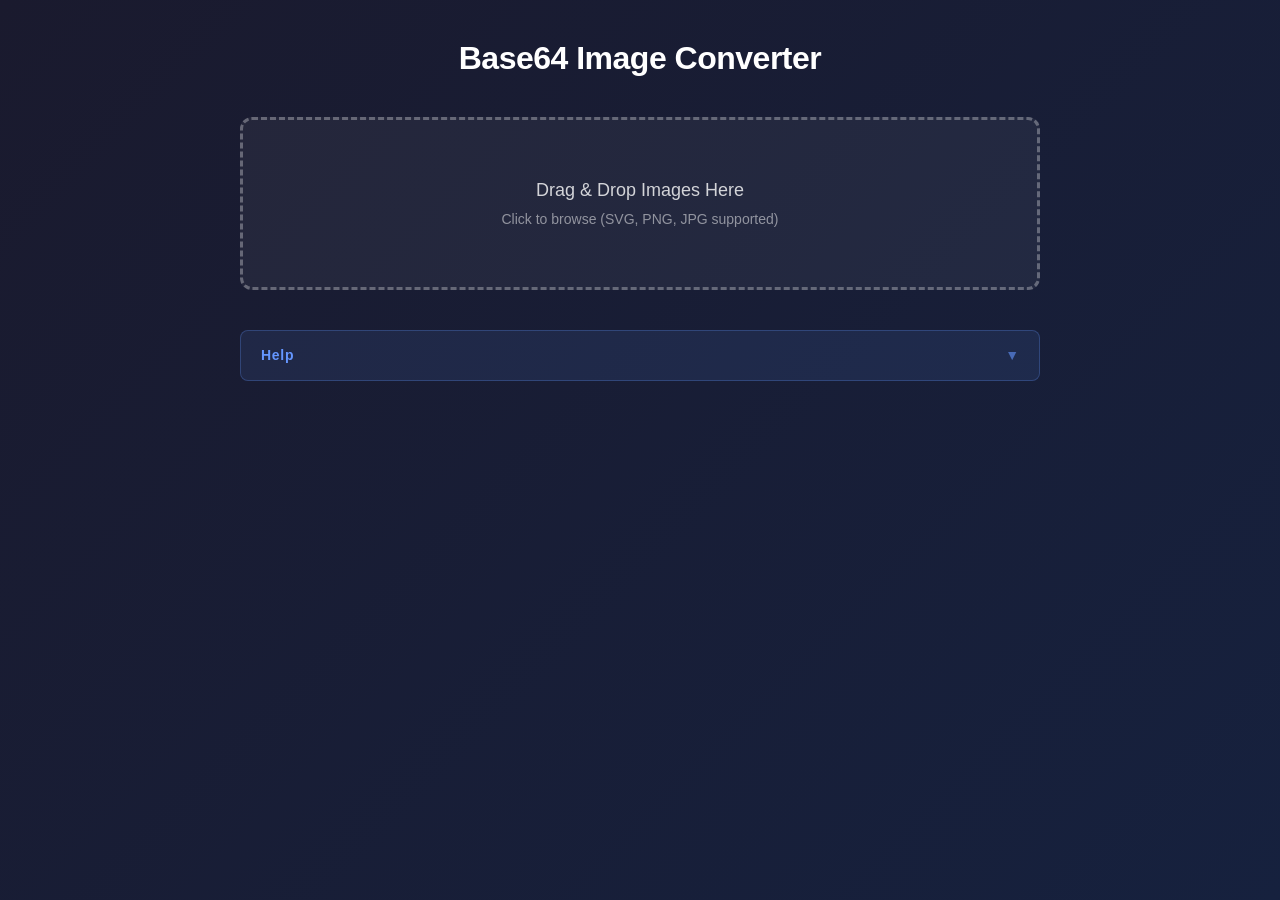
<file: utilities/overlay-converter.html>
<!DOCTYPE html>
<html lang="en">
<head>
  <meta charset="UTF-8">
  <meta name="viewport" content="width=device-width, initial-scale=1.0">
  <title>SpaceFlow - Overlay Converter</title>
  <style>
    * {
      margin: 0;
      padding: 0;
      box-sizing: border-box;
    }

    body {
      font-family: -apple-system, BlinkMacSystemFont, 'Segoe UI', Roboto, Arial, sans-serif;
      background: linear-gradient(135deg, #1a1a2e 0%, #16213e 100%);
      color: #e0e0e0;
      min-height: 100vh;
      display: flex;
      flex-direction: column;
      align-items: center;
      padding: 40px 20px;
    }

    .container {
      max-width: 800px;
      width: 100%;
    }

    header {
      text-align: center;
      margin-bottom: 40px;
    }

    h1 {
      font-size: 32px;
      font-weight: 700;
      color: #fff;
      margin-bottom: 10px;
      letter-spacing: -0.5px;
    }

    .subtitle {
      font-size: 16px;
      color: rgba(255, 255, 255, 0.6);
      font-weight: 400;
    }

    .dropzone {
      background: rgba(255, 255, 255, 0.05);
      border: 3px dashed rgba(255, 255, 255, 0.3);
      border-radius: 12px;
      padding: 60px 40px;
      text-align: center;
      cursor: pointer;
      transition: all 0.3s ease;
      position: relative;
      overflow: hidden;
    }

    .dropzone:hover {
      background: rgba(255, 255, 255, 0.08);
      border-color: rgba(100, 150, 255, 0.6);
      transform: translateY(-2px);
    }

    .dropzone.dragover {
      background: rgba(100, 150, 255, 0.15);
      border-color: #6496ff;
      border-style: solid;
      transform: scale(1.02);
    }

    .dropzone-icon {
      font-size: 64px;
      margin-bottom: 20px;
      opacity: 0.6;
    }

    .dropzone-text {
      font-size: 18px;
      color: rgba(255, 255, 255, 0.8);
      margin-bottom: 10px;
      font-weight: 500;
    }

    .dropzone-hint {
      font-size: 14px;
      color: rgba(255, 255, 255, 0.5);
    }

    .file-input {
      display: none;
    }

    .preview-section {
      margin-top: 40px;
      display: none;
    }

    .preview-section.active {
      display: block;
    }

    .section-title {
      font-size: 20px;
      font-weight: 600;
      margin-bottom: 20px;
      color: #fff;
      border-bottom: 2px solid rgba(255, 255, 255, 0.1);
      padding-bottom: 10px;
    }

    .file-list {
      display: grid;
      gap: 20px;
    }

    .file-item {
      background: rgba(255, 255, 255, 0.08);
      border: 1px solid rgba(255, 255, 255, 0.1);
      border-radius: 8px;
      padding: 20px;
      display: flex;
      gap: 20px;
      align-items: center;
      transition: all 0.2s ease;
    }

    .file-item:hover {
      background: rgba(255, 255, 255, 0.12);
      border-color: rgba(255, 255, 255, 0.2);
    }

    .file-preview {
      width: 80px;
      height: 80px;
      background: rgba(0, 0, 0, 0.3);
      border-radius: 6px;
      display: flex;
      align-items: center;
      justify-content: center;
      overflow: hidden;
      flex-shrink: 0;
    }

    .file-preview img {
      max-width: 100%;
      max-height: 100%;
      object-fit: contain;
    }

    .file-info {
      flex: 1;
      min-width: 0;
    }

    .file-name {
      font-size: 16px;
      font-weight: 500;
      color: #fff;
      margin-bottom: 5px;
      white-space: nowrap;
      overflow: hidden;
      text-overflow: ellipsis;
    }

    .file-meta {
      font-size: 13px;
      color: rgba(255, 255, 255, 0.5);
    }

    .file-status {
      font-size: 13px;
      margin-top: 5px;
      padding: 4px 8px;
      border-radius: 4px;
      display: inline-block;
    }

    .file-status.ready {
      background: rgba(100, 200, 100, 0.2);
      color: #6c6;
    }

    .file-status.converted {
      background: rgba(100, 150, 255, 0.2);
      color: #6496ff;
    }

    .file-actions {
      display: flex;
      gap: 10px;
    }

    button {
      padding: 10px 20px;
      background: rgba(100, 150, 255, 0.2);
      border: 1px solid #6496ff;
      color: #6496ff;
      border-radius: 6px;
      cursor: pointer;
      font-size: 14px;
      font-weight: 500;
      transition: all 0.2s ease;
      text-transform: uppercase;
      letter-spacing: 0.5px;
    }

    button:hover {
      background: rgba(100, 150, 255, 0.3);
      transform: translateY(-1px);
    }

    button:active {
      transform: translateY(0);
    }

    button.primary {
      background: #6496ff;
      color: #fff;
    }

    button.primary:hover {
      background: #5080e0;
    }

    button.danger {
      background: rgba(255, 100, 100, 0.2);
      border-color: #ff6464;
      color: #ff6464;
    }

    button.danger:hover {
      background: rgba(255, 100, 100, 0.3);
    }

    .actions-bar {
      margin-top: 30px;
      display: flex;
      gap: 15px;
      justify-content: center;
    }

    .info-box {
      background: rgba(100, 150, 255, 0.05);
      border: 1px solid rgba(100, 150, 255, 0.3);
      border-radius: 8px;
      margin-top: 40px;
      overflow: hidden;
    }

    .info-header {
      display: flex;
      justify-content: space-between;
      align-items: center;
      padding: 16px 20px;
      cursor: pointer;
      user-select: none;
      background: rgba(100, 150, 255, 0.05);
      border-bottom: 1px solid transparent;
      transition: background 0.2s;
    }

    .info-header:hover {
      background: rgba(100, 150, 255, 0.12);
    }

    .info-header.active {
      border-bottom-color: rgba(100, 150, 255, 0.2);
    }

    .info-title {
      font-size: 14px;
      font-weight: 600;
      color: #6496ff;
      letter-spacing: 0.05em;
    }

    .info-toggle {
      color: rgba(100, 150, 255, 0.6);
      font-size: 14px;
      transition: transform 0.2s;
    }

    .info-header.active .info-toggle {
      transform: rotate(180deg);
    }

    .info-content {
      display: none;
    }

    .info-content.expanded {
      display: block;
    }

    .info-text {
      padding: 20px;
      font-size: 14px;
      color: rgba(255, 255, 255, 0.7);
      line-height: 1.6;
    }

    .info-text code {
      background: rgba(0, 0, 0, 0.3);
      padding: 2px 6px;
      border-radius: 3px;
      font-family: 'Courier New', monospace;
      font-size: 13px;
      color: #6496ff;
    }
  </style>
</head>
<body>
  <div class="container">
    <header>
      <h1>Base64 Image Converter</h1>
      <!-- <p class="subtitle">Convert images to Base64 JSON format</p> -->
    </header>

    <div class="dropzone" id="dropzone">
      <!-- <div class="dropzone-icon">📁</div> -->
      <div class="dropzone-text">Drag & Drop Images Here</div>
      <div class="dropzone-hint">Click to browse (SVG, PNG, JPG supported)</div>
      <input type="file" id="fileInput" class="file-input" accept="image/svg+xml,image/png,image/jpeg,image/jpg,image/gif" multiple>
    </div>

    <div class="preview-section" id="previewSection">
      <h2 class="section-title">Selected Files</h2>
      <div class="file-list" id="fileList"></div>
      <div class="actions-bar">
        <button class="primary" id="convertBtn">Convert All to Base64</button>
        <button class="danger" id="clearBtn">Clear All</button>
      </div>
    </div>

    <div class="info-box">
      <div class="info-header" id="infoHeader">
        <div class="info-title">Help</div>
        <div class="info-toggle">▼</div>
      </div>
      <div class="info-content" id="infoContent">
        <div class="info-text">
          1. Drag & drop or select image files (SVG, PNG, JPG)<br>
          2. Click "Convert All to Base64" to process the images<br>
          3. Each image will download as a separate JSON file<br>
          4. Place the JSON files in <code>assets/overlays/</code> folder<br>
          5. Reload the app to see them in the overlay dropdown
        </div>
      </div>
    </div>
  </div>

  <script>
    const dropzone = document.getElementById('dropzone');
    const fileInput = document.getElementById('fileInput');
    const previewSection = document.getElementById('previewSection');
    const fileList = document.getElementById('fileList');
    const convertBtn = document.getElementById('convertBtn');
    const clearBtn = document.getElementById('clearBtn');

    let selectedFiles = [];

    // Setup collapsible info section
    const infoHeader = document.getElementById('infoHeader');
    const infoContent = document.getElementById('infoContent');
    
    infoHeader.addEventListener('click', () => {
      const isExpanded = infoContent.classList.toggle('expanded');
      infoHeader.classList.toggle('active', isExpanded);
    });

    // Click to browse
    dropzone.addEventListener('click', () => {
      fileInput.click();
    });

    // File input change
    fileInput.addEventListener('change', (e) => {
      handleFiles(e.target.files);
    });

    // Drag & drop events
    dropzone.addEventListener('dragover', (e) => {
      e.preventDefault();
      dropzone.classList.add('dragover');
    });

    dropzone.addEventListener('dragleave', () => {
      dropzone.classList.remove('dragover');
    });

    dropzone.addEventListener('drop', (e) => {
      e.preventDefault();
      dropzone.classList.remove('dragover');
      handleFiles(e.dataTransfer.files);
    });

    // Handle selected files
    function handleFiles(files) {
      const validTypes = ['image/svg+xml', 'image/png', 'image/jpeg', 'image/jpg', 'image/gif'];
      const newFiles = Array.from(files).filter(file => validTypes.includes(file.type));
      
      if (newFiles.length === 0) {
        alert('Please select valid image files (SVG, PNG, JPG)');
        return;
      }

      selectedFiles = [...selectedFiles, ...newFiles];
      displayFiles();
      previewSection.classList.add('active');
    }

    // Display file list
    function displayFiles() {
      fileList.innerHTML = '';
      
      selectedFiles.forEach((file, index) => {
        const fileItem = document.createElement('div');
        fileItem.className = 'file-item';
        
        const preview = document.createElement('div');
        preview.className = 'file-preview';
        
        // Create image preview
        const img = document.createElement('img');
        const reader = new FileReader();
        reader.onload = (e) => {
          img.src = e.target.result;
        };
        reader.readAsDataURL(file);
        preview.appendChild(img);
        
        const info = document.createElement('div');
        info.className = 'file-info';
        
        const fileName = document.createElement('div');
        fileName.className = 'file-name';
        fileName.textContent = file.name;
        
        const fileMeta = document.createElement('div');
        fileMeta.className = 'file-meta';
        fileMeta.textContent = `${file.type} • ${(file.size / 1024).toFixed(2)} KB`;
        
        const fileStatus = document.createElement('div');
        fileStatus.className = 'file-status ready';
        fileStatus.textContent = 'Ready';
        fileStatus.id = `status-${index}`;
        
        info.appendChild(fileName);
        info.appendChild(fileMeta);
        info.appendChild(fileStatus);
        
        const actions = document.createElement('div');
        actions.className = 'file-actions';
        
        const removeBtn = document.createElement('button');
        removeBtn.className = 'danger';
        removeBtn.textContent = 'Remove';
        removeBtn.onclick = () => removeFile(index);
        
        actions.appendChild(removeBtn);
        
        fileItem.appendChild(preview);
        fileItem.appendChild(info);
        fileItem.appendChild(actions);
        
        fileList.appendChild(fileItem);
      });
    }

    // Remove file
    function removeFile(index) {
      selectedFiles.splice(index, 1);
      if (selectedFiles.length === 0) {
        previewSection.classList.remove('active');
      } else {
        displayFiles();
      }
    }

    // Clear all files
    clearBtn.addEventListener('click', () => {
      selectedFiles = [];
      previewSection.classList.remove('active');
      fileInput.value = '';
    });

    // Convert all files
    convertBtn.addEventListener('click', async () => {
      if (selectedFiles.length === 0) return;
      
      convertBtn.disabled = true;
      convertBtn.textContent = 'Converting...';
      
      for (let i = 0; i < selectedFiles.length; i++) {
        const file = selectedFiles[i];
        const statusEl = document.getElementById(`status-${i}`);
        
        try {
          statusEl.textContent = 'Converting...';
          statusEl.className = 'file-status';
          statusEl.style.background = 'rgba(255, 200, 100, 0.2)';
          statusEl.style.color = '#fc6';
          
          // Convert to Base64
          const base64 = await fileToBase64(file);
          
          // Create JSON structure
          const overlayData = {
            id: `overlay_${Date.now()}_${i}`,
            filename: file.name,
            type: file.type.split('/')[1],
            data: base64
          };
          
          // Download JSON file
          downloadJSON(overlayData, file.name);
          
          statusEl.textContent = '✓ Converted & Downloaded';
          statusEl.className = 'file-status converted';
          
          // Small delay between downloads
          await new Promise(resolve => setTimeout(resolve, 200));
        } catch (error) {
          console.error('Conversion error:', error);
          statusEl.textContent = '✗ Error';
          statusEl.style.background = 'rgba(255, 100, 100, 0.2)';
          statusEl.style.color = '#f66';
        }
      }
      
      convertBtn.disabled = false;
      convertBtn.textContent = 'Convert All to Base64';
    });

    // Convert file to Base64
    function fileToBase64(file) {
      return new Promise((resolve, reject) => {
        const reader = new FileReader();
        reader.onload = () => resolve(reader.result);
        reader.onerror = reject;
        reader.readAsDataURL(file);
      });
    }

    // Download JSON file
    function downloadJSON(data, originalFilename) {
      const json = JSON.stringify(data, null, 2);
      const blob = new Blob([json], { type: 'application/json' });
      const url = URL.createObjectURL(blob);
      
      const a = document.createElement('a');
      a.href = url;
      
      // Create filename: remove extension, add .json
      const nameWithoutExt = originalFilename.replace(/\.[^/.]+$/, '');
      a.download = `overlay_${nameWithoutExt}.json`;
      
      document.body.appendChild(a);
      a.click();
      document.body.removeChild(a);
      URL.revokeObjectURL(url);
    }
  </script>
</body>
</html>
</file>
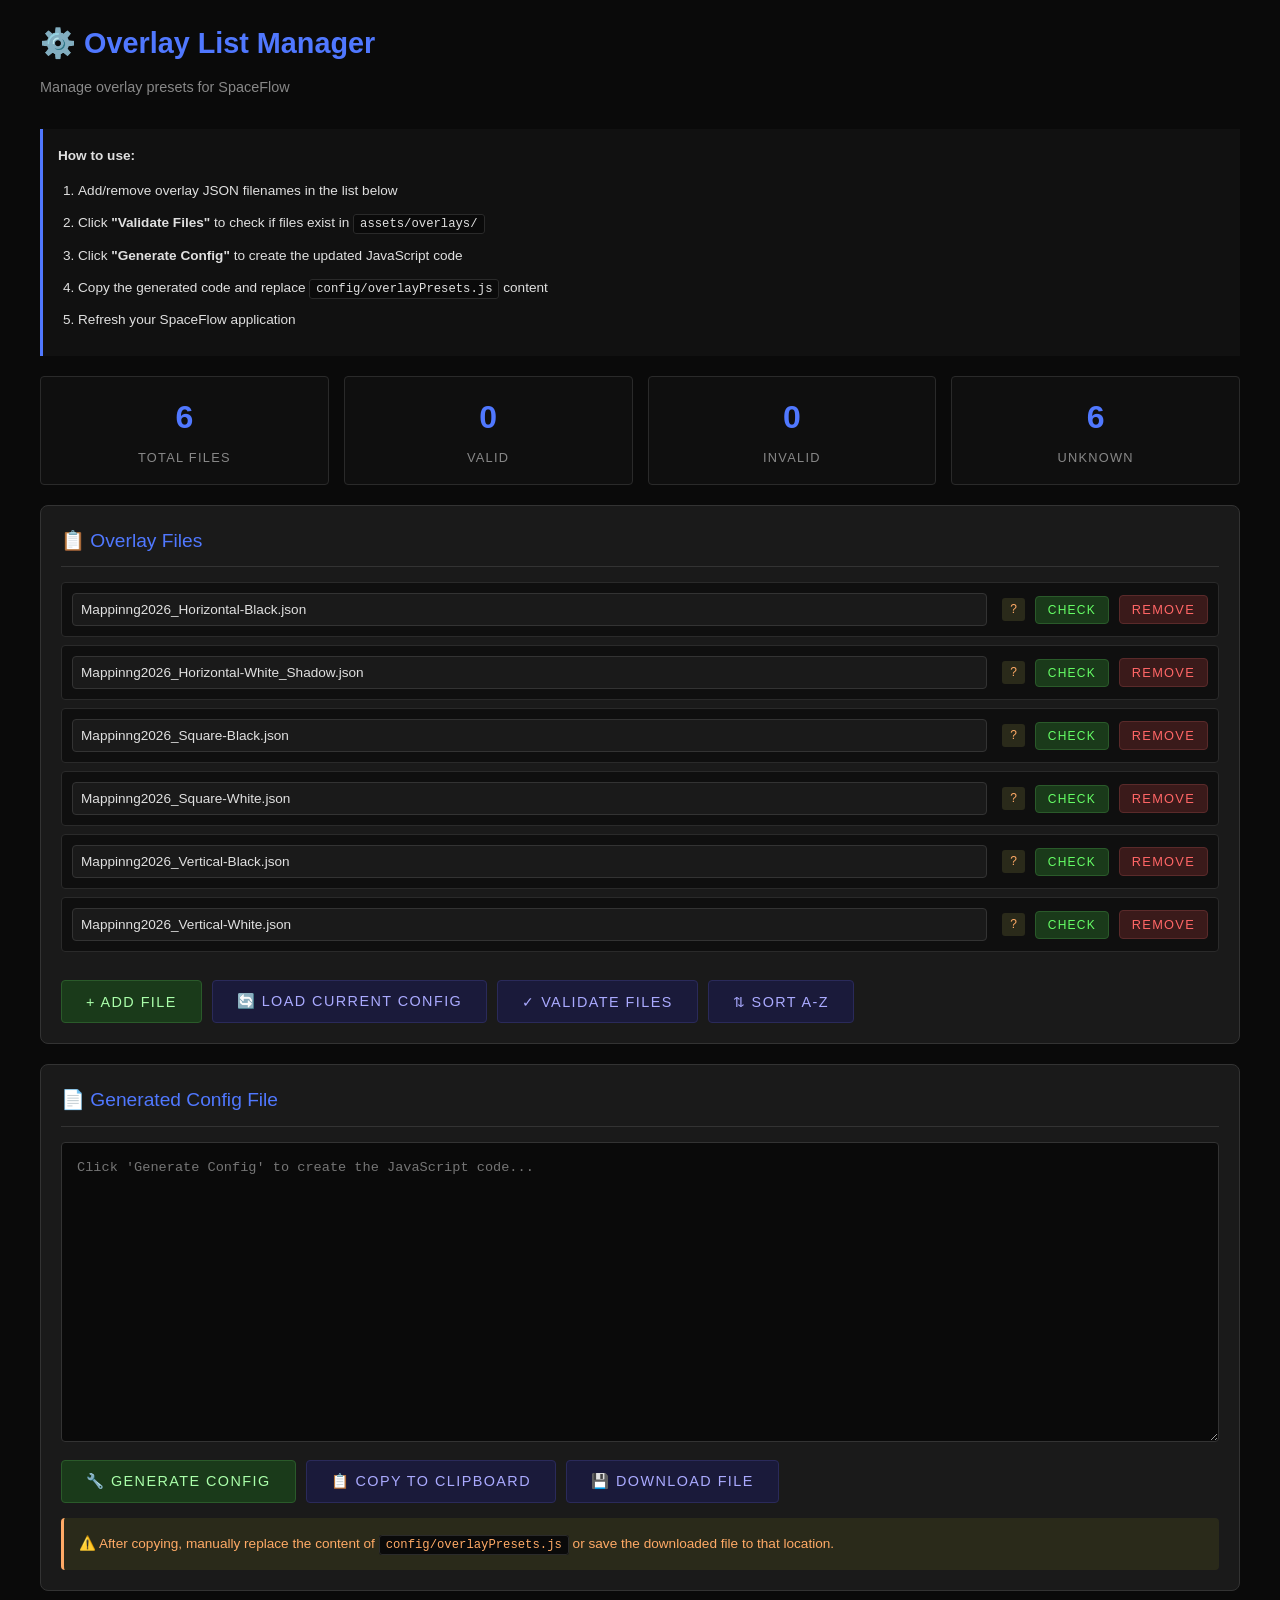
<file: utilities/overlay-list-manager.html>
<!DOCTYPE html>
<html lang="en">
<head>
  <meta charset="UTF-8">
  <meta name="viewport" content="width=device-width, initial-scale=1.0">
  <title>Overlay List Manager - SpaceFlow</title>
  <style>
    * {
      margin: 0;
      padding: 0;
      box-sizing: border-box;
    }

    body {
      font-family: -apple-system, BlinkMacSystemFont, 'Segoe UI', Roboto, Arial, sans-serif;
      background: #0a0a0a;
      color: #e0e0e0;
      padding: 20px;
      line-height: 1.6;
    }

    .container {
      max-width: 1200px;
      margin: 0 auto;
    }

    h1 {
      color: #5078ff;
      margin-bottom: 10px;
      font-size: 1.8rem;
    }

    .subtitle {
      color: #888;
      margin-bottom: 30px;
      font-size: 0.9rem;
    }

    .section {
      background: #1a1a1a;
      border: 1px solid #333;
      border-radius: 8px;
      padding: 20px;
      margin-bottom: 20px;
    }

    .section-title {
      color: #5078ff;
      font-size: 1.2rem;
      margin-bottom: 15px;
      padding-bottom: 10px;
      border-bottom: 1px solid #333;
    }

    .instructions {
      background: #111;
      padding: 15px;
      border-left: 3px solid #5078ff;
      margin-bottom: 20px;
      font-size: 0.85rem;
      line-height: 1.8;
    }

    .instructions ol {
      margin-left: 20px;
      margin-top: 10px;
    }

    .instructions li {
      margin-bottom: 8px;
    }

    .file-list {
      display: flex;
      gap: 20px;
      margin-bottom: 20px;
    }

    .file-list-column {
      flex: 1;
    }

    .file-item {
      display: flex;
      align-items: center;
      gap: 10px;
      padding: 10px;
      background: #0f0f0f;
      border: 1px solid #2a2a2a;
      border-radius: 4px;
      margin-bottom: 8px;
    }

    .file-item input[type="text"] {
      flex: 1;
      background: #1a1a1a;
      border: 1px solid #333;
      color: #e0e0e0;
      padding: 8px;
      border-radius: 4px;
      font-family: -apple-system, BlinkMacSystemFont, 'Segoe UI', Roboto, Arial, sans-serif;
      font-size: 0.85rem;
    }

    .file-item input[type="text"]:focus {
      outline: none;
      border-color: #5078ff;
    }

    .btn-remove {
      background: #3a1a1a;
      border: 1px solid #5a2a2a;
      color: #ff6666;
      padding: 6px 12px;
      border-radius: 4px;
      cursor: pointer;
      font-size: 0.8rem;
      transition: all 0.2s;
    }

    .btn-remove:hover {
      background: #5a1a1a;
      border-color: #ff6666;
    }

    .btn-validate {
      background: #1a3a1a;
      border: 1px solid #2a5a2a;
      color: #66ff66;
      padding: 6px 12px;
      border-radius: 4px;
      cursor: pointer;
      font-size: 0.75rem;
      transition: all 0.2s;
    }

    .btn-validate:hover {
      background: #2a5a2a;
      border-color: #66ff66;
    }

    .btn-validate.checking {
      opacity: 0.5;
      cursor: wait;
    }

    .status {
      font-size: 0.75rem;
      padding: 2px 8px;
      border-radius: 3px;
      margin-left: 5px;
    }

    .status.valid {
      background: #1a3a1a;
      color: #66ff66;
    }

    .status.invalid {
      background: #3a1a1a;
      color: #ff6666;
    }

    .status.unknown {
      background: #2a2a1a;
      color: #ffaa66;
    }

    .buttons {
      display: flex;
      gap: 10px;
      margin-top: 20px;
    }

    button {
      background: #1a1a3a;
      border: 1px solid #2a2a5a;
      color: #aaaaff;
      padding: 12px 24px;
      border-radius: 4px;
      cursor: pointer;
      font-size: 0.9rem;
      font-family: -apple-system, BlinkMacSystemFont, 'Segoe UI', Roboto, Arial, sans-serif;
      transition: all 0.2s;
      text-transform: uppercase;
      letter-spacing: 0.1em;
    }

    button:hover {
      background: #2a2a5a;
      border-color: #5078ff;
    }

    button.primary {
      background: #1a3a1a;
      border-color: #2a5a2a;
      color: #aaffaa;
    }

    button.primary:hover {
      background: #2a5a2a;
      border-color: #66ff66;
    }

    textarea {
      width: 100%;
      background: #0a0a0a;
      border: 1px solid #333;
      color: #66ff66;
      padding: 15px;
      border-radius: 4px;
      font-family: 'Courier New', monospace;
      font-size: 0.85rem;
      line-height: 1.5;
      min-height: 300px;
      resize: vertical;
    }

    textarea:focus {
      outline: none;
      border-color: #5078ff;
    }

    .output-actions {
      display: flex;
      gap: 10px;
      margin-top: 10px;
    }

    .stats {
      display: grid;
      grid-template-columns: repeat(auto-fit, minmax(200px, 1fr));
      gap: 15px;
      margin-bottom: 20px;
    }

    .stat-box {
      background: #0f0f0f;
      border: 1px solid #2a2a2a;
      border-radius: 4px;
      padding: 15px;
      text-align: center;
    }

    .stat-value {
      font-size: 2rem;
      color: #5078ff;
      font-weight: bold;
    }

    .stat-label {
      font-size: 0.8rem;
      color: #888;
      text-transform: uppercase;
      letter-spacing: 0.1em;
      margin-top: 5px;
    }

    .toast {
      position: fixed;
      bottom: 20px;
      right: 20px;
      background: #1a3a1a;
      border: 1px solid #2a5a2a;
      color: #66ff66;
      padding: 15px 20px;
      border-radius: 4px;
      box-shadow: 0 4px 8px rgba(0,0,0,0.3);
      transform: translateY(100px);
      opacity: 0;
      transition: all 0.3s;
      z-index: 1000;
      font-size: 0.9rem;
    }

    .toast.show {
      transform: translateY(0);
      opacity: 1;
    }

    .toast.error {
      background: #3a1a1a;
      border-color: #5a2a2a;
      color: #ff6666;
    }

    .warning {
      background: #2a2a1a;
      border-left: 3px solid #ffaa66;
      padding: 15px;
      margin-top: 15px;
      font-size: 0.85rem;
      color: #ffaa66;
      border-radius: 4px;
    }

    code {
      background: #0a0a0a;
      padding: 2px 6px;
      border-radius: 3px;
      border: 1px solid #2a2a2a;
      font-size: 0.9em;
    }
  </style>
</head>
<body>
  <div class="container">
    <h1>⚙️ Overlay List Manager</h1>
    <p class="subtitle">Manage overlay presets for SpaceFlow</p>

    <div class="instructions">
      <strong>How to use:</strong>
      <ol>
        <li>Add/remove overlay JSON filenames in the list below</li>
        <li>Click <strong>"Validate Files"</strong> to check if files exist in <code>assets/overlays/</code></li>
        <li>Click <strong>"Generate Config"</strong> to create the updated JavaScript code</li>
        <li>Copy the generated code and replace <code>config/overlayPresets.js</code> content</li>
        <li>Refresh your SpaceFlow application</li>
      </ol>
    </div>

    <!-- Stats -->
    <div class="stats">
      <div class="stat-box">
        <div class="stat-value" id="file-count">0</div>
        <div class="stat-label">Total Files</div>
      </div>
      <div class="stat-box">
        <div class="stat-value" id="valid-count">0</div>
        <div class="stat-label">Valid</div>
      </div>
      <div class="stat-box">
        <div class="stat-value" id="invalid-count">0</div>
        <div class="stat-label">Invalid</div>
      </div>
      <div class="stat-box">
        <div class="stat-value" id="unknown-count">0</div>
        <div class="stat-label">Unknown</div>
      </div>
    </div>

    <!-- File List Editor -->
    <div class="section">
      <div class="section-title">📋 Overlay Files</div>
      <div class="file-list">
        <div class="file-list-column" id="file-list">
          <!-- File items will be added here dynamically -->
        </div>
      </div>
      <div class="buttons">
        <button class="primary" onclick="addFileItem()">+ Add File</button>
        <button onclick="loadCurrentConfig()">🔄 Load Current Config</button>
        <button onclick="validateFiles()">✓ Validate Files</button>
        <button onclick="sortFiles()">⇅ Sort A-Z</button>
      </div>
    </div>

    <!-- Generated Output -->
    <div class="section">
      <div class="section-title">📄 Generated Config File</div>
      <textarea id="output" readonly placeholder="Click 'Generate Config' to create the JavaScript code..."></textarea>
      <div class="output-actions">
        <button class="primary" onclick="generateConfig()">🔧 Generate Config</button>
        <button onclick="copyToClipboard()">📋 Copy to Clipboard</button>
        <button onclick="downloadConfig()">💾 Download File</button>
      </div>
      <div class="warning">
        ⚠️ After copying, manually replace the content of <code>config/overlayPresets.js</code> or save the downloaded file to that location.
      </div>
    </div>
  </div>

  <div class="toast" id="toast"></div>

  <script>
    // Store file items
    let files = [];
    const OVERLAY_FOLDER = '../assets/overlays/';

    // Initialize with default files
    function init() {
      // Default files from current config
      files = [
        { name: 'Mappinng2026_Horizontal-Black.json', status: 'unknown' },
        { name: 'Mappinng2026_Horizontal-White_Shadow.json', status: 'unknown' },
        { name: 'Mappinng2026_Square-Black.json', status: 'unknown' },
        { name: 'Mappinng2026_Square-White.json', status: 'unknown' },
        { name: 'Mappinng2026_Vertical-Black.json', status: 'unknown' },
        { name: 'Mappinng2026_Vertical-White.json', status: 'unknown' }
      ];
      renderFileList();
      updateStats();
    }

    // Render file list
    function renderFileList() {
      const container = document.getElementById('file-list');
      container.innerHTML = '';

      files.forEach((file, index) => {
        const item = document.createElement('div');
        item.className = 'file-item';
        
        const input = document.createElement('input');
        input.type = 'text';
        input.value = file.name;
        input.placeholder = 'filename.json';
        input.addEventListener('input', (e) => {
          files[index].name = e.target.value;
          files[index].status = 'unknown';
          updateStats();
        });

        const statusSpan = document.createElement('span');
        statusSpan.className = `status ${file.status}`;
        statusSpan.textContent = file.status === 'unknown' ? '?' : (file.status === 'valid' ? '✓' : '✗');

        const validateBtn = document.createElement('button');
        validateBtn.className = 'btn-validate';
        validateBtn.textContent = 'Check';
        validateBtn.onclick = () => validateSingleFile(index);

        const removeBtn = document.createElement('button');
        removeBtn.className = 'btn-remove';
        removeBtn.textContent = 'Remove';
        removeBtn.onclick = () => removeFile(index);

        item.appendChild(input);
        item.appendChild(statusSpan);
        item.appendChild(validateBtn);
        item.appendChild(removeBtn);
        container.appendChild(item);
      });

      updateStats();
    }

    // Add new file item
    function addFileItem() {
      files.push({ name: '', status: 'unknown' });
      renderFileList();
    }

    // Remove file item
    function removeFile(index) {
      files.splice(index, 1);
      renderFileList();
    }

    // Validate single file
    async function validateSingleFile(index) {
      const file = files[index];
      if (!file.name.trim()) {
        showToast('Please enter a filename', 'error');
        return;
      }

      try {
        const response = await fetch(OVERLAY_FOLDER + file.name);
        files[index].status = response.ok ? 'valid' : 'invalid';
      } catch (err) {
        files[index].status = 'invalid';
      }

      renderFileList();
    }

    // Validate all files
    async function validateFiles() {
      const btn = event.target;
      btn.classList.add('checking');
      btn.textContent = 'Checking...';

      for (let i = 0; i < files.length; i++) {
        if (!files[i].name.trim()) {
          files[i].status = 'invalid';
          continue;
        }

        try {
          const response = await fetch(OVERLAY_FOLDER + files[i].name);
          files[i].status = response.ok ? 'valid' : 'invalid';
        } catch (err) {
          files[i].status = 'invalid';
        }
      }

      renderFileList();
      btn.classList.remove('checking');
      btn.textContent = '✓ Validate Files';
      
      const validCount = files.filter(f => f.status === 'valid').length;
      const invalidCount = files.filter(f => f.status === 'invalid').length;
      
      if (invalidCount === 0) {
        showToast(`✓ All ${validCount} files validated successfully!`);
      } else {
        showToast(`Found ${invalidCount} invalid file(s). Check your filenames.`, 'error');
      }
    }

    // Sort files alphabetically
    function sortFiles() {
      files.sort((a, b) => a.name.localeCompare(b.name));
      renderFileList();
      showToast('Files sorted alphabetically');
    }

    // Generate config file
    function generateConfig() {
      // Filter out empty names
      const validFiles = files.filter(f => f.name.trim());
      
      if (validFiles.length === 0) {
        showToast('No files to generate config from', 'error');
        return;
      }

      // Generate JavaScript code
      const fileList = validFiles.map(f => `  '${f.name}'`).join(',\n');
      
      const code = `/**
 * Overlay Presets Configuration
 * List of overlay files available in assets/overlays/ folder
 * 
 * To add new overlays:
 * 1. Convert your image to Base64 using utilities/overlay-converter.html
 * 2. Save the JSON file to assets/overlays/
 * 3. Add the filename to the OVERLAY_FILES array below
 */

export const OVERLAY_FILES = [
${fileList}
];

export const OVERLAY_FOLDER = 'assets/overlays/';
`;

      document.getElementById('output').value = code;
      showToast(`Config generated with ${validFiles.length} file(s)`);
    }

    // Copy to clipboard
    function copyToClipboard() {
      const output = document.getElementById('output');
      if (!output.value) {
        showToast('Generate config first', 'error');
        return;
      }

      output.select();
      document.execCommand('copy');
      showToast('✓ Copied to clipboard!');
    }

    // Download config file
    function downloadConfig() {
      const output = document.getElementById('output');
      if (!output.value) {
        showToast('Generate config first', 'error');
        return;
      }

      const blob = new Blob([output.value], { type: 'text/javascript' });
      const url = URL.createObjectURL(blob);
      const a = document.createElement('a');
      a.href = url;
      a.download = 'overlayPresets.js';
      document.body.appendChild(a);
      a.click();
      document.body.removeChild(a);
      URL.revokeObjectURL(url);
      
      showToast('✓ File downloaded!');
    }

    // Load current config from file
    async function loadCurrentConfig() {
      try {
        const response = await fetch('../config/overlayPresets.js');
        if (!response.ok) throw new Error('Failed to load config');
        
        const text = await response.text();
        
        // Parse OVERLAY_FILES array from the file
        const match = text.match(/OVERLAY_FILES\s*=\s*\[([\s\S]*?)\]/);
        if (match) {
          const fileContent = match[1];
          const fileNames = fileContent.match(/'([^']+)'/g);
          
          if (fileNames) {
            files = fileNames.map(name => ({
              name: name.replace(/'/g, ''),
              status: 'unknown'
            }));
            renderFileList();
            showToast(`✓ Loaded ${files.length} files from current config`);
          }
        } else {
          showToast('Could not parse config file', 'error');
        }
      } catch (err) {
        showToast('Failed to load current config: ' + err.message, 'error');
      }
    }

    // Update statistics
    function updateStats() {
      document.getElementById('file-count').textContent = files.length;
      document.getElementById('valid-count').textContent = files.filter(f => f.status === 'valid').length;
      document.getElementById('invalid-count').textContent = files.filter(f => f.status === 'invalid').length;
      document.getElementById('unknown-count').textContent = files.filter(f => f.status === 'unknown').length;
    }

    // Show toast notification
    function showToast(message, type = 'success') {
      const toast = document.getElementById('toast');
      toast.textContent = message;
      toast.className = 'toast' + (type === 'error' ? ' error' : '');
      toast.classList.add('show');
      
      setTimeout(() => {
        toast.classList.remove('show');
      }, 3000);
    }

    // Initialize on load
    init();
  </script>
</body>
</html>
</file>
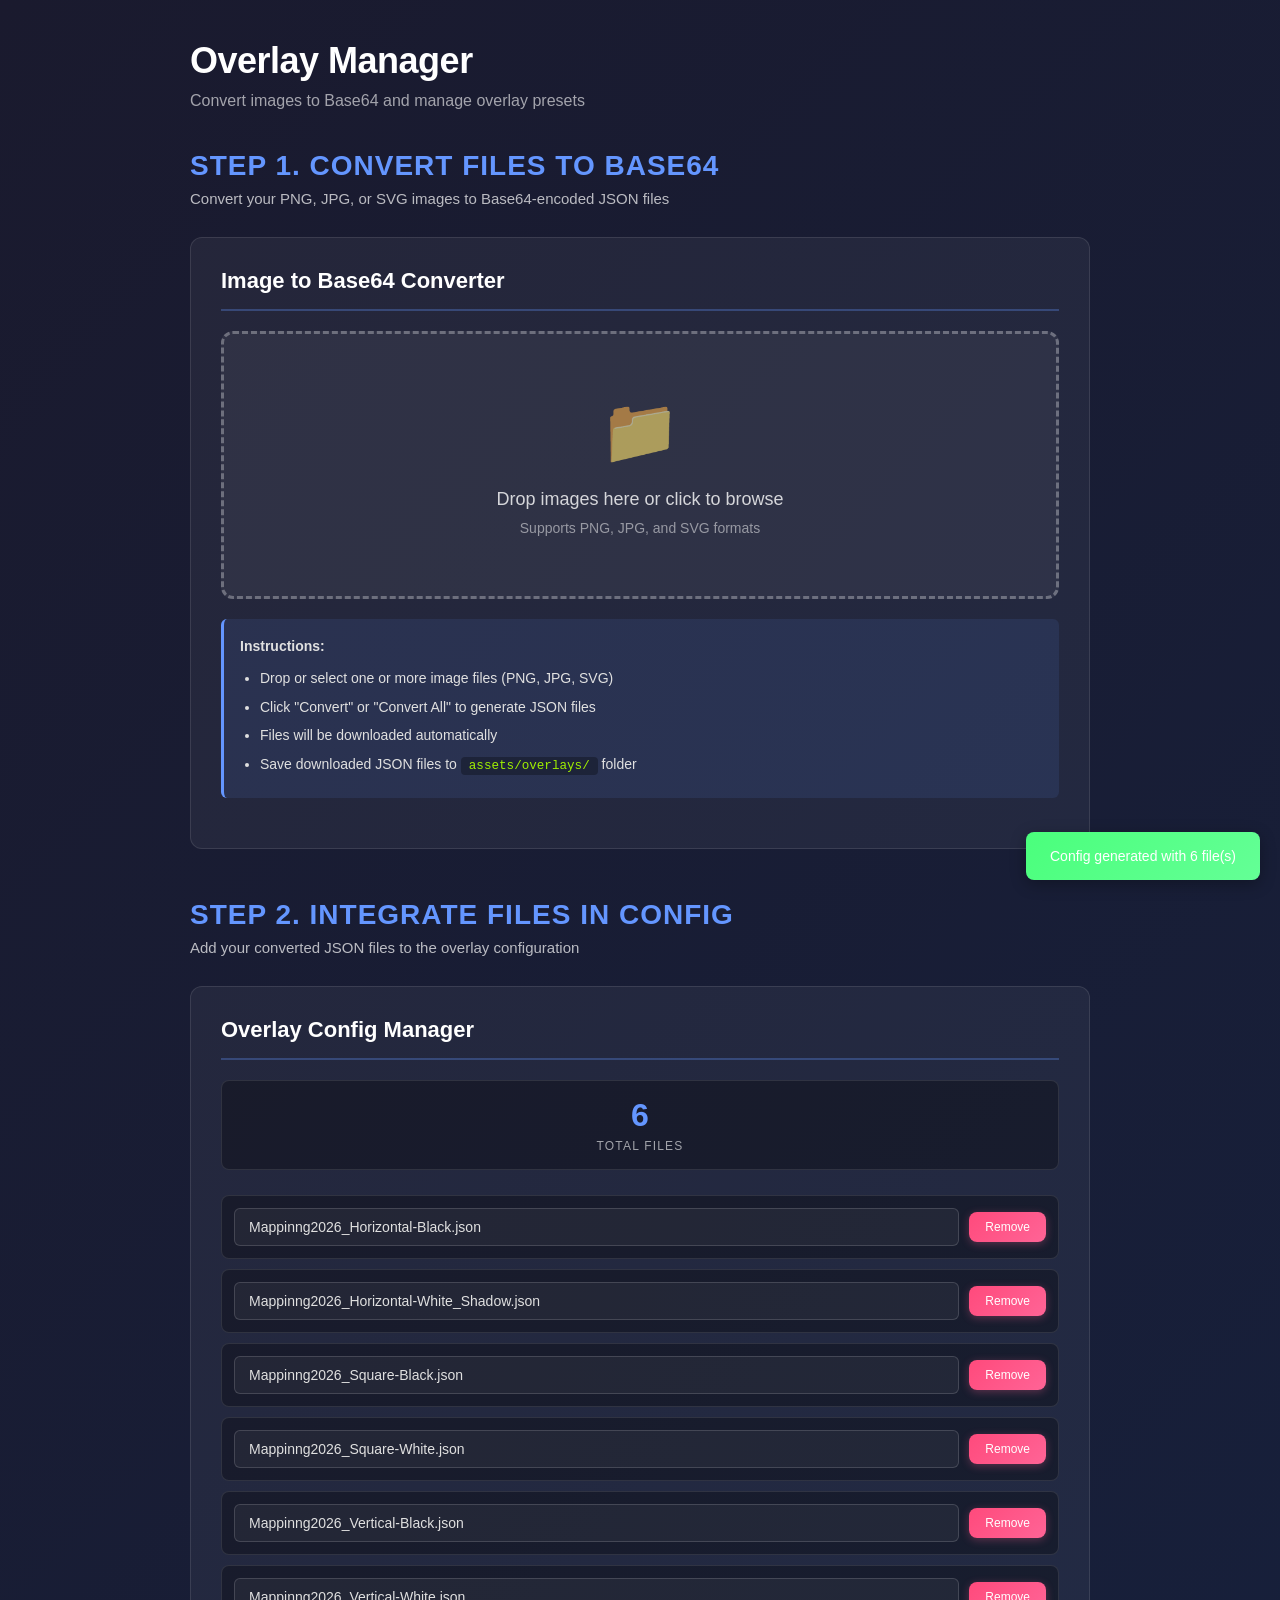
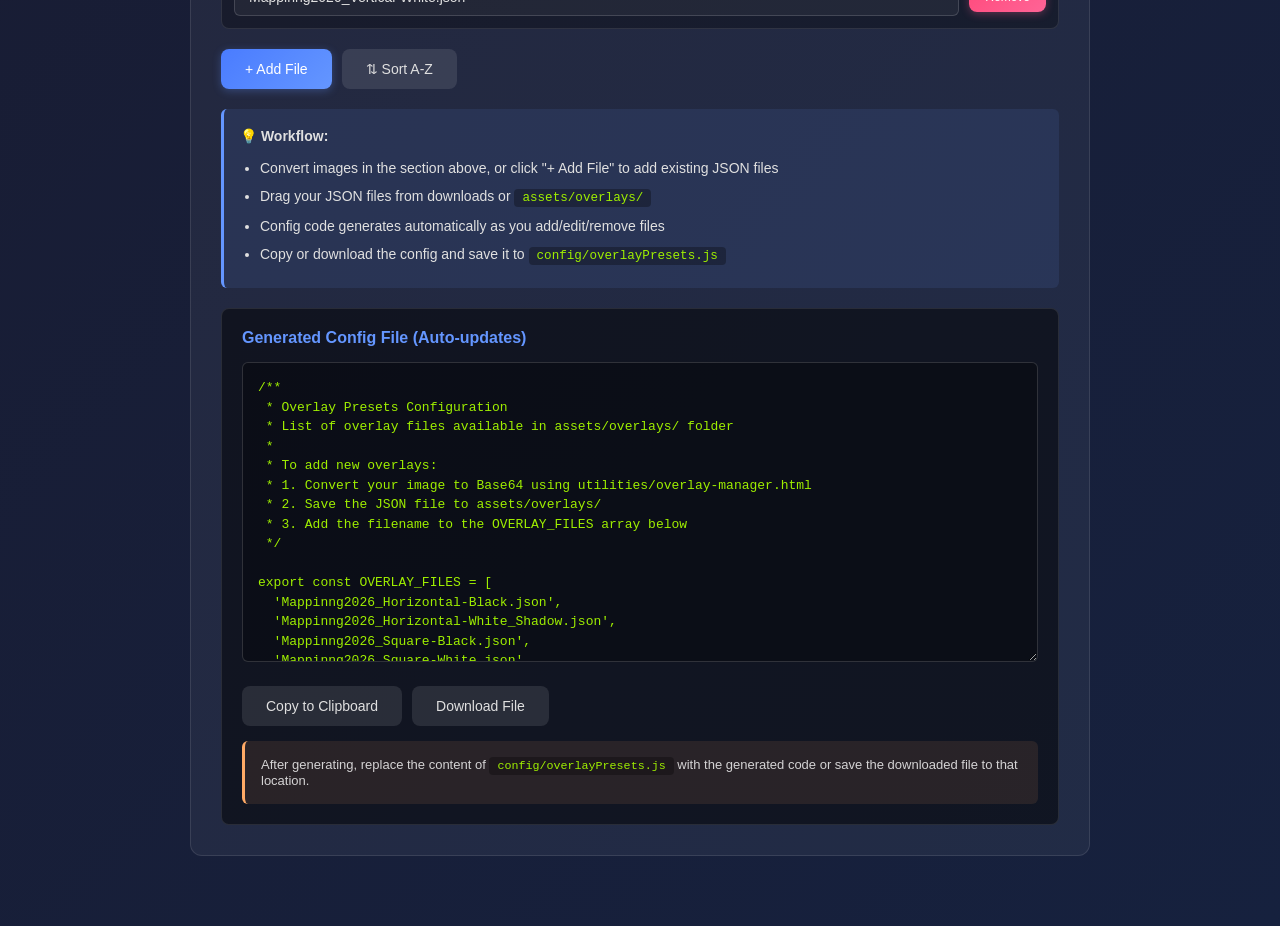
<file: utilities/overlay-manager.html>
<!DOCTYPE html>
<html lang="en">
<head>
  <meta charset="UTF-8">
  <meta name="viewport" content="width=device-width, initial-scale=1.0">
  <title>SpaceFlow - Overlay Manager</title>
  <style>
    * {
      margin: 0;
      padding: 0;
      box-sizing: border-box;
    }

    body {
      font-family: -apple-system, BlinkMacSystemFont, 'Segoe UI', Roboto, Arial, sans-serif;
      background: linear-gradient(135deg, #1a1a2e 0%, #16213e 100%);
      color: #e0e0e0;
      min-height: 100vh;
      padding: 40px 20px;
    }

    .container {
      max-width: 900px;
      margin: 0 auto;
    }

    header {
      text-align: left;
      margin-bottom: 40px;
    }

    h1 {
      font-size: 36px;
      font-weight: 700;
      color: #fff;
      margin-bottom: 10px;
      letter-spacing: -0.5px;
    }

    .subtitle {
      font-size: 16px;
      color: rgba(255, 255, 255, 0.6);
      font-weight: 400;
    }

    /* Step Headers */
    .step-header {
      margin: 50px 0 30px 0;
      text-align: left;
    }

    .step-header:first-of-type {
      margin-top: 30px;
    }

    .step-title {
      font-size: 28px;
      font-weight: 700;
      color: #6496ff;
      text-transform: uppercase;
      letter-spacing: 1px;
      margin-bottom: 8px;
    }

    .step-description {
      font-size: 15px;
      color: rgba(255, 255, 255, 0.7);
      font-weight: 400;
    }

    /* Section Styles */
    .section {
      background: rgba(255, 255, 255, 0.05);
      border-radius: 12px;
      padding: 30px;
      margin-bottom: 30px;
      border: 1px solid rgba(255, 255, 255, 0.1);
    }

    .section-header {
      display: flex;
      align-items: center;
      gap: 12px;
      margin-bottom: 20px;
      padding-bottom: 15px;
      border-bottom: 2px solid rgba(100, 150, 255, 0.3);
    }

    .section-icon {
      font-size: 28px;
    }

    .section-title {
      font-size: 22px;
      font-weight: 600;
      color: #fff;
    }

    .section-description {
      font-size: 14px;
      color: rgba(255, 255, 255, 0.6);
      margin-bottom: 20px;
      line-height: 1.6;
    }

    /* Converter Section */
    .dropzone {
      background: rgba(255, 255, 255, 0.05);
      border: 3px dashed rgba(255, 255, 255, 0.3);
      border-radius: 12px;
      padding: 60px 40px;
      text-align: center;
      cursor: pointer;
      transition: all 0.3s ease;
      margin-bottom: 20px;
    }

    .dropzone:hover {
      background: rgba(255, 255, 255, 0.08);
      border-color: rgba(100, 150, 255, 0.6);
      transform: translateY(-2px);
    }

    .dropzone.dragover {
      background: rgba(100, 150, 255, 0.15);
      border-color: #6496ff;
      border-style: solid;
      transform: scale(1.02);
    }

    .dropzone-icon {
      font-size: 64px;
      margin-bottom: 20px;
      opacity: 0.6;
    }

    .dropzone-text {
      font-size: 18px;
      color: rgba(255, 255, 255, 0.8);
      margin-bottom: 10px;
      font-weight: 500;
    }

    .dropzone-hint {
      font-size: 14px;
      color: rgba(255, 255, 255, 0.5);
    }

    .file-input {
      display: none;
    }

    .file-list {
      margin-top: 20px;
    }

    .file-item {
      background: rgba(0, 0, 0, 0.3);
      border: 1px solid rgba(255, 255, 255, 0.1);
      border-radius: 8px;
      padding: 20px;
      margin-bottom: 15px;
      transition: all 0.2s;
    }

    .file-item:hover {
      background: rgba(0, 0, 0, 0.4);
      border-color: rgba(100, 150, 255, 0.3);
    }

    .file-header {
      display: flex;
      justify-content: space-between;
      align-items: center;
      margin-bottom: 12px;
    }

    .file-name {
      font-size: 16px;
      font-weight: 500;
      color: #fff;
      flex: 1;
    }

    .file-status {
      padding: 6px 14px;
      border-radius: 6px;
      font-size: 13px;
      font-weight: 500;
      background: rgba(100, 150, 255, 0.2);
      color: #6496ff;
      pointer-events: none;
      user-select: none;
    }

    .file-status.converted {
      background: rgba(100, 200, 100, 0.2);
      color: #6c6;
    }

    .file-details {
      display: grid;
      grid-template-columns: repeat(auto-fit, minmax(120px, 1fr));
      gap: 10px;
      font-size: 13px;
      color: rgba(255, 255, 255, 0.6);
    }

    /* List Manager Styles */
    .config-file-item {
      display: flex;
      align-items: center;
      gap: 10px;
      padding: 12px;
      background: rgba(0, 0, 0, 0.3);
      border: 1px solid rgba(255, 255, 255, 0.1);
      border-radius: 8px;
      margin-bottom: 10px;
      transition: all 0.2s;
    }

    .config-file-item:hover {
      background: rgba(0, 0, 0, 0.4);
      border-color: rgba(100, 150, 255, 0.3);
    }

    .config-file-item input[type="text"] {
      flex: 1;
      background: rgba(255, 255, 255, 0.05);
      border: 1px solid rgba(255, 255, 255, 0.15);
      color: #e0e0e0;
      padding: 10px 14px;
      border-radius: 6px;
      font-family: -apple-system, BlinkMacSystemFont, 'Segoe UI', Roboto, Arial, sans-serif;
      font-size: 14px;
      transition: all 0.2s;
    }

    .config-file-item input[type="text"]:focus {
      outline: none;
      border-color: #6496ff;
      background: rgba(255, 255, 255, 0.08);
    }

    .status-badge {
      font-size: 12px;
      padding: 4px 10px;
      border-radius: 4px;
      font-weight: 500;
      pointer-events: none;
      user-select: none;
      opacity: 0.8;
    }

    .status-badge.valid {
      background: rgba(100, 200, 100, 0.2);
      color: #6c6;
    }

    .status-badge.invalid {
      background: rgba(255, 100, 100, 0.2);
      color: #f66;
    }

    .status-badge.unknown {
      background: rgba(150, 150, 150, 0.2);
      color: #999;
    }

    .stats-grid {
      display: grid;
      grid-template-columns: repeat(auto-fit, minmax(140px, 1fr));
      gap: 15px;
      margin-bottom: 25px;
    }

    .stat-box {
      background: rgba(0, 0, 0, 0.3);
      border: 1px solid rgba(255, 255, 255, 0.1);
      border-radius: 8px;
      padding: 16px;
      text-align: center;
    }

    .stat-value {
      font-size: 32px;
      color: #6496ff;
      font-weight: 700;
      margin-bottom: 5px;
    }

    .stat-label {
      font-size: 12px;
      color: rgba(255, 255, 255, 0.6);
      text-transform: uppercase;
      letter-spacing: 0.1em;
    }

    /* Buttons */
    button {
      background: linear-gradient(135deg, #4a7cff 0%, #6496ff 100%);
      border: none;
      color: #fff;
      padding: 12px 24px;
      border-radius: 8px;
      cursor: pointer;
      font-size: 14px;
      font-weight: 500;
      font-family: -apple-system, BlinkMacSystemFont, 'Segoe UI', Roboto, Arial, sans-serif;
      transition: all 0.2s;
      text-transform: none;
      letter-spacing: 0;
      box-shadow: 0 2px 8px rgba(100, 150, 255, 0.3);
    }

    button:hover {
      transform: translateY(-1px);
      box-shadow: 0 4px 12px rgba(100, 150, 255, 0.4);
    }

    button:active {
      transform: translateY(0);
    }

    button:disabled {
      opacity: 0.5;
      cursor: not-allowed;
      transform: none;
    }

    button.secondary {
      background: rgba(255, 255, 255, 0.1);
      color: #e0e0e0;
      box-shadow: none;
    }

    button.secondary:hover {
      background: rgba(255, 255, 255, 0.15);
    }

    button.danger {
      background: linear-gradient(135deg, #ff4a7c 0%, #ff6496 100%);
      box-shadow: 0 2px 8px rgba(255, 100, 150, 0.3);
    }

    button.small {
      padding: 8px 16px;
      font-size: 12px;
    }

    .button-group {
      display: flex;
      gap: 10px;
      flex-wrap: wrap;
      margin-top: 20px;
    }

    /* Code Output */
    .code-output {
      background: rgba(0, 0, 0, 0.5);
      border: 1px solid rgba(255, 255, 255, 0.1);
      border-radius: 8px;
      padding: 20px;
      margin-top: 20px;
    }

    textarea {
      width: 100%;
      background: rgba(0, 0, 0, 0.3);
      border: 1px solid rgba(255, 255, 255, 0.15);
      color: #9fef00;
      padding: 15px;
      border-radius: 6px;
      font-family: 'Courier New', monospace;
      font-size: 13px;
      line-height: 1.5;
      min-height: 300px;
      resize: vertical;
    }

    textarea:focus {
      outline: none;
      border-color: #6496ff;
    }

    /* Toast */
    .toast {
      position: fixed;
      bottom: 20px;
      right: 20px;
      background: linear-gradient(135deg, #4a7cff 0%, #6496ff 100%);
      color: #fff;
      padding: 16px 24px;
      border-radius: 8px;
      box-shadow: 0 4px 16px rgba(0, 0, 0, 0.3);
      transform: translateY(100px);
      opacity: 0;
      transition: all 0.3s;
      z-index: 1000;
      font-size: 14px;
      font-weight: 500;
    }

    .toast.show {
      transform: translateY(0);
      opacity: 1;
    }

    .toast.error {
      background: linear-gradient(135deg, #ff4a7c 0%, #ff6496 100%);
    }

    .toast.success {
      background: linear-gradient(135deg, #4aff7c 0%, #64ff96 100%);
    }

    /* Info Box */
    .info-box {
      background: rgba(100, 150, 255, 0.1);
      border-left: 3px solid #6496ff;
      padding: 16px;
      border-radius: 6px;
      margin-bottom: 20px;
      font-size: 14px;
      line-height: 1.6;
    }

    .info-box ul {
      margin-left: 20px;
      margin-top: 10px;
    }

    .info-box li {
      margin-bottom: 6px;
    }

    .warning-box {
      background: rgba(255, 170, 100, 0.1);
      border-left: 3px solid #fa6;
      padding: 16px;
      border-radius: 6px;
      margin-top: 15px;
      font-size: 13px;
      color: rgba(255, 255, 255, 0.8);
    }

    code {
      background: rgba(0, 0, 0, 0.3);
      padding: 2px 8px;
      border-radius: 4px;
      font-family: 'Courier New', monospace;
      font-size: 0.9em;
      color: #9fef00;
    }

    /* Modal */
    .modal-overlay {
      position: fixed;
      top: 0;
      left: 0;
      width: 100%;
      height: 100%;
      background: rgba(0, 0, 0, 0.8);
      display: none;
      align-items: center;
      justify-content: center;
      z-index: 2000;
      backdrop-filter: blur(4px);
    }

    .modal-overlay.show {
      display: flex;
    }

    .modal {
      background: linear-gradient(135deg, #1e2a3e 0%, #1a2435 100%);
      border: 1px solid rgba(100, 150, 255, 0.3);
      border-radius: 16px;
      padding: 30px;
      max-width: 600px;
      width: 90%;
      max-height: 80vh;
      overflow-y: auto;
      box-shadow: 0 8px 32px rgba(0, 0, 0, 0.5);
      animation: modalSlideIn 0.3s ease-out;
    }

    @keyframes modalSlideIn {
      from {
        opacity: 0;
        transform: translateY(-20px);
      }
      to {
        opacity: 1;
        transform: translateY(0);
      }
    }

    .modal-header {
      display: flex;
      justify-content: space-between;
      align-items: center;
      margin-bottom: 25px;
      padding-bottom: 15px;
      border-bottom: 1px solid rgba(100, 150, 255, 0.2);
    }

    .modal-title {
      font-size: 22px;
      font-weight: 600;
      color: #fff;
    }

    .modal-close {
      background: transparent;
      border: none;
      color: rgba(255, 255, 255, 0.6);
      font-size: 28px;
      cursor: pointer;
      padding: 0;
      width: 32px;
      height: 32px;
      display: flex;
      align-items: center;
      justify-content: center;
      border-radius: 6px;
      transition: all 0.2s;
      box-shadow: none;
    }

    .modal-close:hover {
      background: rgba(255, 255, 255, 0.1);
      color: #fff;
      transform: none;
    }

    .modal-dropzone {
      background: rgba(255, 255, 255, 0.05);
      border: 3px dashed rgba(100, 150, 255, 0.4);
      border-radius: 12px;
      padding: 50px 30px;
      text-align: center;
      cursor: pointer;
      transition: all 0.3s ease;
      margin-bottom: 20px;
    }

    .modal-dropzone:hover {
      background: rgba(255, 255, 255, 0.08);
      border-color: rgba(100, 150, 255, 0.6);
    }

    .modal-dropzone.dragover {
      background: rgba(100, 150, 255, 0.15);
      border-color: #6496ff;
      border-style: solid;
      transform: scale(1.02);
    }

    .modal-dropzone-icon {
      font-size: 48px;
      margin-bottom: 15px;
      opacity: 0.7;
    }

    .modal-dropzone-text {
      font-size: 16px;
      color: rgba(255, 255, 255, 0.8);
      margin-bottom: 8px;
      font-weight: 500;
    }

    .modal-dropzone-hint {
      font-size: 13px;
      color: rgba(255, 255, 255, 0.5);
    }

    .modal-file-list {
      max-height: 250px;
      overflow-y: auto;
      margin-bottom: 20px;
    }

    .modal-file-item {
      display: flex;
      justify-content: space-between;
      align-items: center;
      padding: 10px 14px;
      background: rgba(0, 0, 0, 0.3);
      border: 1px solid rgba(255, 255, 255, 0.1);
      border-radius: 6px;
      margin-bottom: 8px;
    }

    .modal-file-name {
      font-size: 14px;
      color: #e0e0e0;
      flex: 1;
    }

    .modal-file-remove {
      background: transparent;
      border: none;
      color: rgba(255, 100, 100, 0.8);
      cursor: pointer;
      font-size: 18px;
      padding: 4px 8px;
      border-radius: 4px;
      transition: all 0.2s;
      box-shadow: none;
    }

    .modal-file-remove:hover {
      background: rgba(255, 100, 100, 0.2);
      color: #ff6464;
      transform: none;
    }

    .modal-actions {
      display: flex;
      gap: 10px;
      justify-content: flex-end;
    }
  </style>
</head>
<body>
  <div class="container">
    <header>
      <h1>Overlay Manager</h1>
      <p class="subtitle">Convert images to Base64 and manage overlay presets</p>
    </header>

    <!-- STEP 1: CONVERTER -->
    <div class="step-header">
      <h1 class="step-title">Step 1. Convert Files to Base64</h1>
      <p class="step-description">Convert your PNG, JPG, or SVG images to Base64-encoded JSON files</p>
    </div>

    <div class="section">
      <div class="section-header">
        <!-- <span class="section-icon">🔄</span> -->
        <h2 class="section-title">Image to Base64 Converter</h2>
      </div>

      <div class="dropzone" id="dropzone">
        <div class="dropzone-icon">📁</div>
        <div class="dropzone-text">Drop images here or click to browse</div>
        <div class="dropzone-hint">Supports PNG, JPG, and SVG formats</div>
      </div>
      <input type="file" id="fileInput" class="file-input" accept="image/png,image/jpeg,image/svg+xml" multiple>

      <div id="fileList" class="file-list"></div>

      <div class="button-group" id="convertActions" style="display: none;">
        <button id="convertBtn">Convert All to Base64</button>
        <button class="secondary" id="clearBtn">Clear All</button>
      </div>

      <div class="info-box">
        <strong>Instructions:</strong>
        <ul>
          <li>Drop or select one or more image files (PNG, JPG, SVG)</li>
          <li>Click "Convert" or "Convert All" to generate JSON files</li>
          <li>Files will be downloaded automatically</li>
          <li>Save downloaded JSON files to <code>assets/overlays/</code> folder</li>
        </ul>
      </div>
    </div>

    <!-- STEP 2: CONFIG MANAGER -->
    <div class="step-header">
      <h1 class="step-title">Step 2. Integrate Files in Config</h1>
      <p class="step-description">Add your converted JSON files to the overlay configuration</p>
    </div>

    <div class="section">
      <div class="section-header">
        <!-- <span class="section-icon">📋</span> -->
        <h2 class="section-title">Overlay Config Manager</h2>
      </div>

      <div class="stats-grid">
        <div class="stat-box">
          <div class="stat-value" id="file-count">0</div>
          <div class="stat-label">Total Files</div>
        </div>
      </div>

      <div id="config-file-list"></div>

      <div class="button-group">
        <button onclick="addConfigFile()">+ Add File</button>
        <button class="secondary" onclick="sortConfigFiles()">⇅ Sort A-Z</button>
      </div>

      <div class="info-box" style="margin-top: 20px;">
        <strong>💡 Workflow:</strong>
        <ul>
          <li>Convert images in the section above, or click "+ Add File" to add existing JSON files</li>
          <li>Drag your JSON files from downloads or <code>assets/overlays/</code></li>
          <li>Config code generates automatically as you add/edit/remove files</li>
          <li>Copy or download the config and save it to <code>config/overlayPresets.js</code></li>
        </ul>
      </div>

      <div class="code-output">
        <h3 style="margin-bottom: 15px; color: #6496ff; font-size: 16px;">Generated Config File (Auto-updates)</h3>
        <textarea id="output" readonly placeholder="Config will generate automatically when you add or convert files..."></textarea>
        <div class="button-group">
          <button class="secondary" onclick="copyToClipboard()">Copy to Clipboard</button>
          <button class="secondary" onclick="downloadConfig()">Download File</button>
        </div>
        <div class="warning-box">
          After generating, replace the content of <code>config/overlayPresets.js</code> with the generated code or save the downloaded file to that location.
        </div>
      </div>
    </div>
  </div>

  <div class="toast" id="toast"></div>

  <script>
    // ========================================================================
    // CONVERTER FUNCTIONALITY
    // ========================================================================
    
    const dropzone = document.getElementById('dropzone');
    const fileInput = document.getElementById('fileInput');
    const fileListEl = document.getElementById('fileList');
    const convertBtn = document.getElementById('convertBtn');
    const clearBtn = document.getElementById('clearBtn');
    const convertActions = document.getElementById('convertActions');
    
    let selectedFiles = [];

    // Dropzone click
    dropzone.addEventListener('click', () => fileInput.click());

    // File input change
    fileInput.addEventListener('change', (e) => {
      handleFiles(e.target.files);
    });

    // Drag and drop
    dropzone.addEventListener('dragover', (e) => {
      e.preventDefault();
      dropzone.classList.add('dragover');
    });

    dropzone.addEventListener('dragleave', () => {
      dropzone.classList.remove('dragover');
    });

    dropzone.addEventListener('drop', (e) => {
      e.preventDefault();
      dropzone.classList.remove('dragover');
      handleFiles(e.dataTransfer.files);
    });

    // Handle files
    function handleFiles(files) {
      selectedFiles = Array.from(files).filter(file => 
        file.type.startsWith('image/')
      );

      if (selectedFiles.length === 0) {
        showToast('No valid image files selected', 'error');
        return;
      }

      renderFileList();
      convertActions.style.display = 'flex';
    }

    // Render file list
    function renderFileList() {
      fileListEl.innerHTML = '';
      
      selectedFiles.forEach((file, index) => {
        const item = document.createElement('div');
        item.className = 'file-item';
        
        const header = document.createElement('div');
        header.className = 'file-header';
        
        const name = document.createElement('div');
        name.className = 'file-name';
        name.textContent = file.name;
        
        const rightSide = document.createElement('div');
        rightSide.style.display = 'flex';
        rightSide.style.gap = '10px';
        rightSide.style.alignItems = 'center';
        
        const status = document.createElement('div');
        status.className = 'file-status';
        status.textContent = 'Ready';
        status.dataset.index = index;
        
        const convertSingleBtn = document.createElement('button');
        convertSingleBtn.className = 'secondary small';
        convertSingleBtn.textContent = 'Convert';
        convertSingleBtn.dataset.index = index;
        convertSingleBtn.onclick = () => convertSingleFile(index);
        
        rightSide.appendChild(status);
        rightSide.appendChild(convertSingleBtn);
        header.appendChild(name);
        header.appendChild(rightSide);
        
        const details = document.createElement('div');
        details.className = 'file-details';
        details.innerHTML = `
          <div>Type: ${file.type.split('/')[1].toUpperCase()}</div>
          <div>Size: ${formatFileSize(file.size)}</div>
        `;
        
        item.appendChild(header);
        item.appendChild(details);
        fileListEl.appendChild(item);
      });
    }

    // Format file size
    function formatFileSize(bytes) {
      if (bytes < 1024) return bytes + ' B';
      if (bytes < 1024 * 1024) return (bytes / 1024).toFixed(1) + ' KB';
      return (bytes / (1024 * 1024)).toFixed(1) + ' MB';
    }

    // Clear files
    clearBtn.addEventListener('click', () => {
      selectedFiles = [];
      fileListEl.innerHTML = '';
      fileInput.value = '';
      convertActions.style.display = 'none';
    });

    // Convert files
    convertBtn.addEventListener('click', async () => {
      convertBtn.disabled = true;
      convertBtn.textContent = 'Converting...';
      
      for (let i = 0; i < selectedFiles.length; i++) {
        const file = selectedFiles[i];
        const statusEl = document.querySelector(`.file-status[data-index="${i}"]`);
        
        try {
          statusEl.textContent = 'Converting...';
          statusEl.style.background = 'rgba(100, 150, 255, 0.3)';
          
          const base64 = await fileToBase64(file);
          
          const jsonData = {
            name: file.name.replace(/\.[^/.]+$/, ''),
            type: file.type,
            base64: base64
          };
          
          downloadJSON(jsonData, file.name);
          
        // Track converted filename
        const jsonFilename = file.name.replace(/\.[^/.]+$/, '') + '.json';
        if (!convertedFiles.includes(jsonFilename)) {
          convertedFiles.push(jsonFilename);
        }
        
          
          await new Promise(resolve => setTimeout(resolve, 200));
        } catch (error) {
          console.error('Conversion error:', error);
          statusEl.textContent = '✗ Error';
          statusEl.style.background = 'rgba(255, 100, 100, 0.2)';
          statusEl.style.color = '#f66';
        }
      }
      
      convertBtn.disabled = false;
      convertBtn.textContent = 'Convert All to Base64';
      showToast(`✓ Converted ${selectedFiles.length} file(s)`, 'success');
      
      // Update config manager with converted files
      initConfigManager();
    });

    // Convert single file
    async function convertSingleFile(index) {
      const file = selectedFiles[index];
      const statusEl = document.querySelector(`.file-status[data-index="${index}"]`);
      const btnEl = document.querySelector(`button[data-index="${index}"]`);
      
      if (!file || !statusEl) return;
      
      try {
        btnEl.disabled = true;
        btnEl.textContent = 'Converting...';
        statusEl.textContent = 'Converting...';
        statusEl.style.background = 'rgba(100, 150, 255, 0.3)';
        
        const base64 = await fileToBase64(file);
        
        const jsonData = {
          name: file.name.replace(/\.[^/.]+$/, ''),
          type: file.type,
          base64: base64
        };
        
        downloadJSON(jsonData, file.name);
        
        // Track converted filename
        const jsonFilename = file.name.replace(/\.[^/.]+$/, '') + '.json';
        if (!convertedFiles.includes(jsonFilename)) {
          convertedFiles.push(jsonFilename);
        }
        
        statusEl.textContent = '✓ Converted';
        statusEl.className = 'file-status converted';
        btnEl.textContent = '✓ Done';
        btnEl.disabled = true;
        
        showToast(`✓ Converted ${file.name}`, 'success');
        
        // Update config manager with converted files
        initConfigManager();
      } catch (error) {
        console.error('Conversion error:', error);
        statusEl.textContent = '✗ Error';
        statusEl.style.background = 'rgba(255, 100, 100, 0.2)';
        statusEl.style.color = '#f66';
        btnEl.disabled = false;
        btnEl.textContent = 'Retry';
        showToast('Conversion failed', 'error');
      }
    }

    // File to Base64
    function fileToBase64(file) {
      return new Promise((resolve, reject) => {
        const reader = new FileReader();
        reader.onload = () => resolve(reader.result);
        reader.onerror = reject;
        reader.readAsDataURL(file);
      });
    }

    // Download JSON
    function downloadJSON(data, originalFilename) {
      const json = JSON.stringify(data, null, 2);
      const blob = new Blob([json], { type: 'application/json' });
      const url = URL.createObjectURL(blob);
      
      const a = document.createElement('a');
      a.href = url;
      const nameWithoutExt = originalFilename.replace(/\.[^/.]+$/, '');
      a.download = `${nameWithoutExt}.json`;
      
      document.body.appendChild(a);
      a.click();
      document.body.removeChild(a);
      URL.revokeObjectURL(url);
    }

    // ========================================================================
    // CONFIG MANAGER FUNCTIONALITY
    // ========================================================================
    
    let configFiles = [];
    let convertedFiles = []; // Track converted filenames
    const OVERLAY_FOLDER = '../assets/overlays/';

    // Initialize with converted files or defaults
    function initConfigManager() {
      // Use converted files if any exist, otherwise load defaults
      if (convertedFiles.length > 0) {
        configFiles = convertedFiles.map(name => ({ name }));
      } else {
        configFiles = [
          { name: 'Mappinng2026_Horizontal-Black.json' },
          { name: 'Mappinng2026_Horizontal-White_Shadow.json' },
          { name: 'Mappinng2026_Square-Black.json' },
          { name: 'Mappinng2026_Square-White.json' },
          { name: 'Mappinng2026_Vertical-Black.json' },
          { name: 'Mappinng2026_Vertical-White.json' }
        ];
      }
      renderConfigFileList();
      updateStats();
      if (configFiles.length > 0) {
        generateConfig();
      }
    }

    // Render config file list
    function renderConfigFileList() {
      const container = document.getElementById('config-file-list');
      container.innerHTML = '';

      configFiles.forEach((file, index) => {
        const item = document.createElement('div');
        item.className = 'config-file-item';
        
        const input = document.createElement('input');
        input.type = 'text';
        input.value = file.name;
        input.placeholder = 'filename.json';
        input.addEventListener('input', (e) => {
          configFiles[index].name = e.target.value;
          updateStats();
        });
        input.addEventListener('change', () => {
          if (configFiles.length > 0) {
            generateConfig();
          }
        });

        const statusBadge = document.createElement('span');
        statusBadge.className = 'status-badge unknown';
        statusBadge.textContent = '';
        statusBadge.style.width = '20px';
        statusBadge.style.visibility = 'hidden';

        const removeBtn = document.createElement('button');
        removeBtn.className = 'danger small';
        removeBtn.textContent = 'Remove';
        removeBtn.onclick = () => removeConfigFile(index);

        item.appendChild(input);
        item.appendChild(removeBtn);
        container.appendChild(item);
      });

      updateStats();
    }

    // Add config file
    function addConfigFile() {
      openAddFilesModal();
    }

    // Remove config file
    function removeConfigFile(index) {
      configFiles.splice(index, 1);
      renderConfigFileList();
      if (configFiles.length > 0) {
        generateConfig();
      }
    }

    // Sort files
    function sortConfigFiles() {
      configFiles.sort((a, b) => a.name.localeCompare(b.name));
      renderConfigFileList();
      generateConfig();
      showToast('Files sorted alphabetically', 'success');
    }

    // Generate config
    function generateConfig() {
      const validFiles = configFiles.filter(f => f.name.trim());
      
      if (validFiles.length === 0) {
        showToast('No files to generate config from', 'error');
        return;
      }

      const fileList = validFiles.map(f => `  '${f.name}'`).join(',\n');
      
      const code = `/**
 * Overlay Presets Configuration
 * List of overlay files available in assets/overlays/ folder
 * 
 * To add new overlays:
 * 1. Convert your image to Base64 using utilities/overlay-manager.html
 * 2. Save the JSON file to assets/overlays/
 * 3. Add the filename to the OVERLAY_FILES array below
 */

export const OVERLAY_FILES = [
${fileList}
];

export const OVERLAY_FOLDER = 'assets/overlays/';
`;

      document.getElementById('output').value = code;
      showToast(`Config generated with ${validFiles.length} file(s)`, 'success');
    }

    // Copy to clipboard
    function copyToClipboard() {
      const output = document.getElementById('output');
      if (!output.value) {
        showToast('Generate config first', 'error');
        return;
      }

      output.select();
      document.execCommand('copy');
      showToast('✓ Copied to clipboard!', 'success');
    }

    // Download config
    function downloadConfig() {
      const output = document.getElementById('output');
      if (!output.value) {
        showToast('Generate config first', 'error');
        return;
      }

      const blob = new Blob([output.value], { type: 'text/javascript' });
      const url = URL.createObjectURL(blob);
      const a = document.createElement('a');
      a.href = url;
      a.download = 'overlayPresets.js';
      document.body.appendChild(a);
      a.click();
      document.body.removeChild(a);
      URL.revokeObjectURL(url);
      
      showToast('✓ File downloaded!', 'success');
    }

    // Update statistics
    function updateStats() {
      document.getElementById('file-count').textContent = configFiles.length;
    }

    // Show toast
    function showToast(message, type = 'success') {
      const toast = document.getElementById('toast');
      toast.textContent = message;
      toast.className = 'toast ' + type;
      toast.classList.add('show');
      
      setTimeout(() => {
        toast.classList.remove('show');
      }, 3000);
    }

    // ========================================================================
    // ADD FILES MODAL FUNCTIONALITY
    // ========================================================================
    
    let modalFiles = [];
    let modalDropzone, modalFileInput, modalFileList;
    let modalInitialized = false;

    // Initialize modal elements and event listeners
    function initializeModal() {
      if (modalInitialized) return;
      
      modalDropzone = document.getElementById('modalDropzone');
      modalFileInput = document.getElementById('modalFileInput');
      modalFileList = document.getElementById('modalFileList');

      if (!modalDropzone || !modalFileInput || !modalFileList) {
        console.error('Modal elements not found');
        return;
      }

      // Modal dropzone click
      modalDropzone.addEventListener('click', () => modalFileInput.click());

      // Modal file input change
      modalFileInput.addEventListener('change', (e) => {
        handleModalFiles(e.target.files);
      });

      // Modal drag and drop
      modalDropzone.addEventListener('dragover', (e) => {
        e.preventDefault();
        modalDropzone.classList.add('dragover');
      });

      modalDropzone.addEventListener('dragleave', () => {
        modalDropzone.classList.remove('dragover');
      });

      modalDropzone.addEventListener('drop', (e) => {
        e.preventDefault();
        modalDropzone.classList.remove('dragover');
        handleModalFiles(e.dataTransfer.files);
      });

      // Close modal when clicking outside
      document.getElementById('addFilesModal').addEventListener('click', (e) => {
        if (e.target.id === 'addFilesModal') {
          closeAddFilesModal();
        }
      });

      modalInitialized = true;
    }

    // Open modal
    function openAddFilesModal() {
      initializeModal();
      modalFiles = [];
      document.getElementById('addFilesModal').classList.add('show');
      renderModalFileList();
    }

    // Close modal
    function closeAddFilesModal() {
      document.getElementById('addFilesModal').classList.remove('show');
      modalFiles = [];
      if (modalFileInput) modalFileInput.value = '';
      renderModalFileList();
    }

    // Handle modal files
    function handleModalFiles(files) {
      const jsonFiles = Array.from(files).filter(file => 
        file.name.endsWith('.json') || file.type === 'application/json'
      );

      if (jsonFiles.length === 0) {
        showToast('No valid JSON files selected', 'error');
        return;
      }

      // Add only new files (avoid duplicates)
      jsonFiles.forEach(file => {
        if (!modalFiles.find(f => f.name === file.name)) {
          modalFiles.push(file);
        }
      });

      renderModalFileList();
    }

    // Render modal file list
    function renderModalFileList() {
      modalFileList.innerHTML = '';

      if (modalFiles.length === 0) {
        modalFileList.innerHTML = '<p style="text-align: center; color: rgba(255, 255, 255, 0.5); padding: 20px 0;">No files selected</p>';
        return;
      }

      modalFiles.forEach((file, index) => {
        const item = document.createElement('div');
        item.className = 'modal-file-item';

        const name = document.createElement('div');
        name.className = 'modal-file-name';
        name.textContent = file.name;

        const removeBtn = document.createElement('button');
        removeBtn.className = 'modal-file-remove';
        removeBtn.textContent = '×';
        removeBtn.onclick = () => removeModalFile(index);

        item.appendChild(name);
        item.appendChild(removeBtn);
        modalFileList.appendChild(item);
      });
    }

    // Remove file from modal
    function removeModalFile(index) {
      modalFiles.splice(index, 1);
      renderModalFileList();
    }

    // Add modal files to config
    function addModalFilesToConfig() {
      if (modalFiles.length === 0) {
        showToast('No files selected', 'error');
        return;
      }

      let addedCount = 0;
      modalFiles.forEach(file => {
        // Check if file already exists in config
        if (!configFiles.find(cf => cf.name === file.name)) {
          configFiles.push({ name: file.name });
          addedCount++;
        }
      });

      if (addedCount > 0) {
        renderConfigFileList();
        generateConfig(); // Auto-generate config
        showToast(`✓ Added ${addedCount} file(s) to config`, 'success');
      } else {
        showToast('All files already in config', 'error');
      }

      closeAddFilesModal();
    }

    // Initialize
    initConfigManager();
  </script>

  <!-- Add Files Modal -->
  <div class="modal-overlay" id="addFilesModal">
    <div class="modal">
      <div class="modal-header">
        <h3 class="modal-title">Add Overlay Files</h3>
        <button class="modal-close" onclick="closeAddFilesModal()">×</button>
      </div>

      <div class="modal-dropzone" id="modalDropzone">
        <div class="modal-dropzone-icon">📁</div>
        <div class="modal-dropzone-text">Drop JSON files here or click to browse</div>
        <div class="modal-dropzone-hint">Select overlay JSON files from your downloads or assets/overlays/</div>
      </div>
      <input type="file" id="modalFileInput" class="file-input" accept=".json,application/json" multiple>

      <div class="modal-file-list" id="modalFileList"></div>

      <div class="modal-actions">
        <button class="secondary" onclick="closeAddFilesModal()">Cancel</button>
        <button onclick="addModalFilesToConfig()">Add to Config</button>
      </div>
    </div>
  </div>
</body>
</html>
</file>
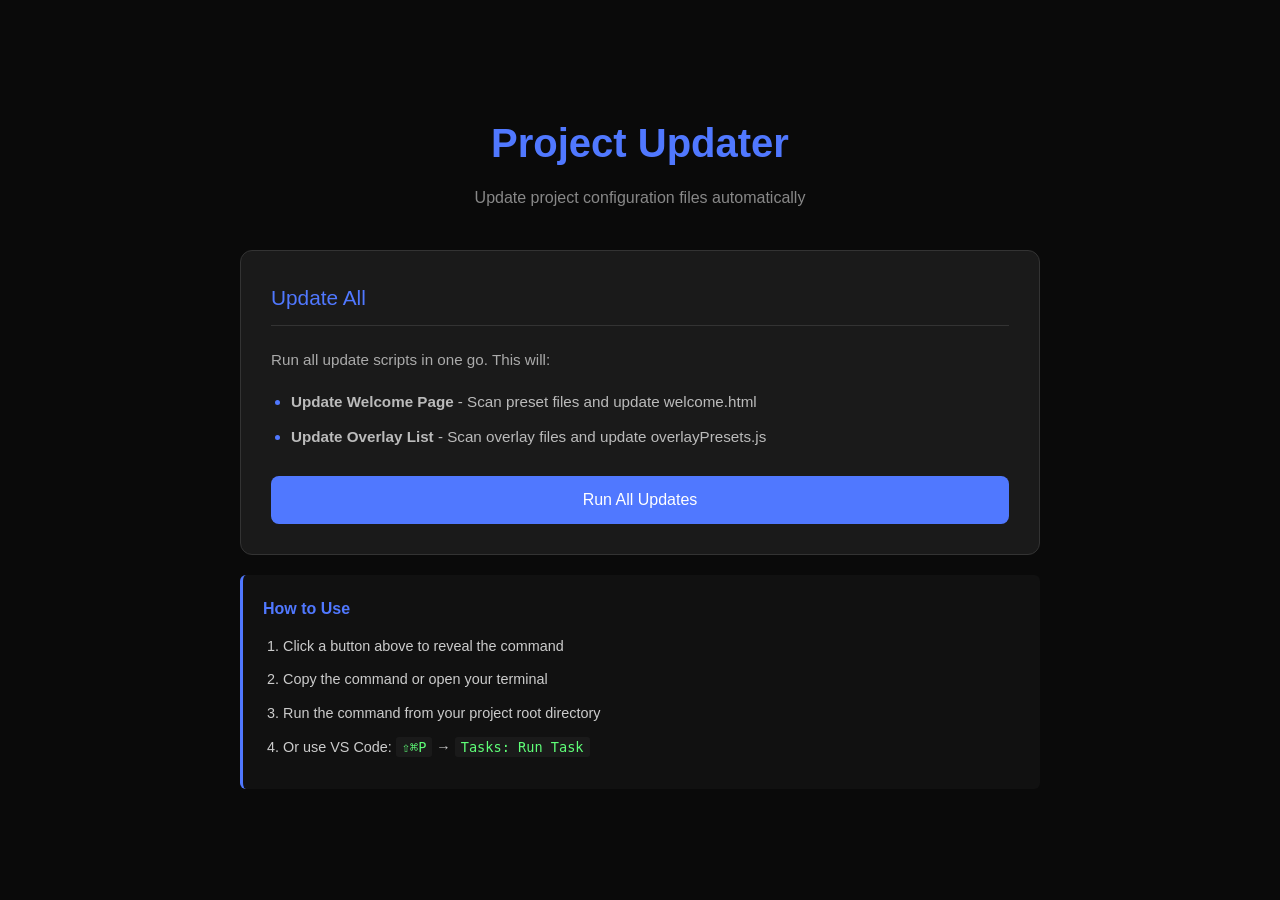
<file: utilities/project-updater.html>
<!DOCTYPE html>
<html lang="en">
<head>
  <meta charset="UTF-8">
  <meta name="viewport" content="width=device-width, initial-scale=1.0">
  <title>Project Updater - SpaceFlow</title>
  <style>
    * {
      margin: 0;
      padding: 0;
      box-sizing: border-box;
    }

    body {
      font-family: -apple-system, BlinkMacSystemFont, 'Segoe UI', Roboto, Arial, sans-serif;
      background: #0a0a0a;
      color: #e0e0e0;
      padding: 20px;
      line-height: 1.6;
      display: flex;
      align-items: center;
      justify-content: center;
      min-height: 100vh;
    }

    .container {
      max-width: 800px;
      width: 100%;
    }

    h1 {
      color: #5078ff;
      margin-bottom: 10px;
      font-size: 2.5rem;
      text-align: center;
    }

    .subtitle {
      color: #888;
      margin-bottom: 40px;
      font-size: 1rem;
      text-align: center;
    }

    .section {
      background: #1a1a1a;
      border: 1px solid #333;
      border-radius: 12px;
      padding: 30px;
      margin-bottom: 20px;
    }

    .section-title {
      color: #5078ff;
      font-size: 1.3rem;
      margin-bottom: 20px;
      padding-bottom: 10px;
      border-bottom: 1px solid #333;
      display: flex;
      align-items: center;
      gap: 10px;
    }

    .icon {
      font-size: 1.5rem;
    }

    .description {
      color: #aaa;
      margin-bottom: 25px;
      font-size: 0.95rem;
      line-height: 1.8;
    }

    .button-group {
      display: flex;
      gap: 15px;
      flex-wrap: wrap;
    }

    button {
      background: #5078ff;
      color: white;
      border: none;
      padding: 15px 30px;
      border-radius: 8px;
      font-size: 1rem;
      cursor: pointer;
      transition: all 0.2s;
      font-weight: 500;
      flex: 1;
      min-width: 200px;
      display: flex;
      align-items: center;
      justify-content: center;
      gap: 10px;
    }

    button:hover {
      background: #3d5fd4;
      transform: translateY(-2px);
      box-shadow: 0 4px 12px rgba(80, 120, 255, 0.3);
    }

    button:active {
      transform: translateY(0);
    }

    button.secondary {
      background: #2a2a2a;
      border: 1px solid #444;
    }

    button.secondary:hover {
      background: #333;
      box-shadow: 0 4px 12px rgba(255, 255, 255, 0.1);
    }

    .command-box {
      background: #111;
      border: 1px solid #333;
      border-radius: 6px;
      padding: 15px;
      font-family: 'Monaco', 'Menlo', 'Courier New', monospace;
      font-size: 0.9rem;
      color: #5fff78;
      margin-top: 15px;
      display: none;
      position: relative;
    }

    .command-box.show {
      display: block;
    }

    .command-box code {
      display: block;
      margin-bottom: 10px;
    }

    .copy-btn {
      position: absolute;
      top: 10px;
      right: 10px;
      background: #333;
      border: 1px solid #555;
      padding: 5px 10px;
      border-radius: 4px;
      font-size: 0.8rem;
      cursor: pointer;
      color: #aaa;
    }

    .copy-btn:hover {
      background: #444;
      color: #fff;
    }

    .status {
      margin-top: 20px;
      padding: 15px;
      border-radius: 6px;
      display: none;
      animation: fadeIn 0.3s;
    }

    .status.show {
      display: block;
    }

    .status.success {
      background: rgba(95, 255, 120, 0.1);
      border: 1px solid rgba(95, 255, 120, 0.3);
      color: #5fff78;
    }

    .status.info {
      background: rgba(80, 120, 255, 0.1);
      border: 1px solid rgba(80, 120, 255, 0.3);
      color: #5078ff;
    }

    @keyframes fadeIn {
      from { opacity: 0; transform: translateY(-10px); }
      to { opacity: 1; transform: translateY(0); }
    }

    .instructions {
      background: #111;
      padding: 20px;
      border-left: 3px solid #5078ff;
      margin-top: 20px;
      font-size: 0.9rem;
      line-height: 1.8;
      border-radius: 6px;
    }

    .instructions h3 {
      color: #5078ff;
      margin-bottom: 10px;
      font-size: 1rem;
    }

    .instructions ol {
      margin-left: 20px;
      margin-top: 10px;
    }

    .instructions li {
      margin-bottom: 8px;
      color: #ccc;
    }

    .instructions code {
      background: #1a1a1a;
      padding: 2px 6px;
      border-radius: 3px;
      color: #5fff78;
      font-size: 0.85rem;
    }

    .updates-list {
      margin-top: 15px;
      padding-left: 20px;
    }

    .updates-list li {
      margin-bottom: 8px;
      color: #bbb;
    }

    .updates-list li::marker {
      color: #5078ff;
    }
  </style>
</head>
<body>
  <div class="container">
    <h1>Project Updater</h1>
    <div class="subtitle">Update project configuration files automatically</div>

    <!-- Master Update Section -->
    <div class="section">
      <div class="section-title">
        <!-- <span class="icon">🚀</span> -->
        <span>Update All</span>
      </div>
      <div class="description">
        Run all update scripts in one go. This will:
        <ul class="updates-list">
          <li><strong>Update Welcome Page</strong> - Scan preset files and update welcome.html</li>
          <li><strong>Update Overlay List</strong> - Scan overlay files and update overlayPresets.js</li>
        </ul>
      </div>
      <div class="button-group">
        <button onclick="showCommand('update-all')">
          Run All Updates
        </button>
      </div>
      <div id="cmd-update-all" class="command-box">
        <button class="copy-btn" onclick="copyCommand('update-all')">Copy</button>
        <code id="cmd-update-all-text">./scripts/update-all</code>
      </div>
    </div>

    <!-- Individual Scripts Section -->
    <!-- <div class="section">
      <div class="section-title">
        <span>Individual Updates</span>
      </div>
      <div class="description">
        Run specific update scripts individually.
      </div>
      <div class="button-group">
        <button class="secondary" onclick="showCommand('welcome')">
          Update Welcome Page
        </button>
        <button class="secondary" onclick="showCommand('overlay')">
          Update Overlays
        </button>
      </div>
      <div id="cmd-welcome" class="command-box">
        <button class="copy-btn" onclick="copyCommand('welcome')">📋 Copy</button>
        <code id="cmd-welcome-text">./scripts/welcome-updater</code>
      </div>
      <div id="cmd-overlay" class="command-box">
        <button class="copy-btn" onclick="copyCommand('overlay')">📋 Copy</button>
        <code id="cmd-overlay-text">./scripts/overlay-updater</code>
      </div>
    </div> -->

    <!-- Status Message -->
    <div id="status" class="status"></div>

    <!-- Instructions -->
    <div class="instructions">
      <h3>How to Use</h3>
      <ol>
        <li>Click a button above to reveal the command</li>
        <li>Copy the command or open your terminal</li>
        <li>Run the command from your project root directory</li>
        <li>Or use VS Code: <code>⇧⌘P</code> → <code>Tasks: Run Task</code></li>
      </ol>
    </div>
  </div>

  <script>
    let currentCommand = null;

    function showCommand(type) {
      // Hide all command boxes
      document.querySelectorAll('.command-box').forEach(box => {
        box.classList.remove('show');
      });

      // Show selected command box
      const cmdBox = document.getElementById(`cmd-${type}`);
      if (cmdBox) {
        cmdBox.classList.add('show');
        currentCommand = type;
        
        // Show info status
        showStatus(`Command ready! Copy and run in your terminal.`, 'info');
      }
    }

    function copyCommand(type) {
      const cmdText = document.getElementById(`cmd-${type}-text`);
      if (cmdText) {
        navigator.clipboard.writeText(cmdText.textContent).then(() => {
          showStatus('✓ Command copied to clipboard!', 'success');
          
          // Change button text temporarily
          const btn = event.target;
          const originalText = btn.textContent;
          btn.textContent = '✓ Copied!';
          setTimeout(() => {
            btn.textContent = originalText;
          }, 2000);
        });
      }
    }

    function showStatus(message, type = 'info') {
      const status = document.getElementById('status');
      status.textContent = message;
      status.className = `status ${type} show`;
      
      setTimeout(() => {
        status.classList.remove('show');
      }, 3000);
    }

    // Keyboard shortcuts
    document.addEventListener('keydown', (e) => {
      // Cmd/Ctrl + Enter to copy current command
      if ((e.metaKey || e.ctrlKey) && e.key === 'Enter' && currentCommand) {
        copyCommand(currentCommand);
      }
    });
  </script>
</body>
</html>
</file>
<file: css/markdown-viewer.css>
/* Markdown Viewer Styles - Wiki Layout */
/* Font sizes and line-heights set to 80% of original values */

* {
  margin: 0;
  padding: 0;
  box-sizing: border-box;
}

html {
  scroll-behavior: smooth;
}

body {
  font-family: -apple-system, BlinkMacSystemFont, 'Segoe UI', Arial, Helvetica, sans-serif;
  line-height: 1.28;
  color: #e0e0e0;
  background: linear-gradient(135deg, #1a1a1a 0%, #2d2d2d 100%);
  padding: 0;
  min-height: 100vh;
  text-align: left;
  display: flex;
  flex-direction: row;
}

/* Left Sidebar Navigation (H2) */
.left-sidebar {
  position: fixed;
  left: 0;
  top: 0;
  width: 250px;
  height: 100vh;
  background: rgba(20, 20, 20, 0.95);
  border-right: 1px solid rgba(80, 120, 255, 0.2);
  overflow-y: auto;
  padding: 70px 20px 20px 20px;
  z-index: 100;
}

/* Right Sidebar Navigation (H3) */
.right-sidebar {
  position: fixed;
  right: 0;
  top: 0;
  width: 220px;
  height: 100vh;
  background: rgba(20, 20, 20, 0.95);
  border-left: 1px solid rgba(80, 120, 255, 0.2);
  overflow-y: auto;
  padding: 80px 20px 20px 20px;
  z-index: 100;
}

.nav-header {
  font-size: 0.75rem;
  font-weight: 700;
  text-transform: uppercase;
  letter-spacing: 0.05em;
  color: #888;
  margin-bottom: 15px;
  padding-bottom: 8px;
  border-bottom: 1px solid #333;
}

.left-sidebar ul,
.right-sidebar ul {
  list-style: none;
  margin: 0;
  padding: 0;
}

.left-sidebar li,
.right-sidebar li {
  margin-bottom: 8px;
}

.left-sidebar a,
.right-sidebar a {
  display: block;
  padding: 8px 12px;
  color: #b0b0b0;
  text-decoration: none;
  border-radius: 4px;
  font-size: 0.85rem;
  line-height: 1.3;
  transition: all 0.2s;
  border-left: 3px solid transparent;
}

.left-sidebar a:hover,
.right-sidebar a:hover {
  background: rgba(80, 120, 255, 0.1);
  color: #e0e0e0;
  border-left-color: #5078ff;
}

.left-sidebar a.active,
.right-sidebar a.active {
  background: rgba(80, 120, 255, 0.2);
  color: #ffffff;
  font-weight: 600;
  border-left-color: #5078ff;
}

/* Scrollbar styling for sidebars */
.left-sidebar::-webkit-scrollbar,
.right-sidebar::-webkit-scrollbar,
body::-webkit-scrollbar {
  width: 3px;
}

.left-sidebar::-webkit-scrollbar-track,
.right-sidebar::-webkit-scrollbar-track,
body::-webkit-scrollbar-track {
  background: transparent;
}

.left-sidebar::-webkit-scrollbar-thumb,
.right-sidebar::-webkit-scrollbar-thumb,
body::-webkit-scrollbar-thumb {
  background: rgba(80, 120, 255, 0.15);
  border-radius: 2px;
}

.left-sidebar::-webkit-scrollbar-thumb:hover,
.right-sidebar::-webkit-scrollbar-thumb:hover,
body::-webkit-scrollbar-thumb:hover {
  background: rgba(80, 120, 255, 0.3);
}

/* Firefox scrollbar styling */
.left-sidebar,
.right-sidebar,
body {
  scrollbar-width: thin;
  scrollbar-color: rgba(80, 120, 255, 0.15) transparent;
}

.container {
  max-width: 900px;
  margin: 0 auto;
  background: rgba(30, 30, 30, 0.95);
  padding: 40px 50px;
  border-radius: 0;
  box-shadow: none;
  border: none;
  min-height: 100vh;
  margin-left: 250px;
  margin-right: 220px;
  flex: 1;
}

.back-btn {
  position: fixed;
  top: 20px;
  left: 20px;
  z-index: 1001;
  padding: 8px 16px;
  background: rgba(80, 120, 255, 0.2);
  border: 1px solid #5078ff;
  border-radius: 4px;
  color: #5078ff;
  text-decoration: none;
  font-size: 0.72rem;
  transition: all 0.2s;
  margin: 0;
  width: 210px;
  text-align: center;
}

.back-btn:hover {
  background: rgba(80, 120, 255, 0.3);
  transform: translateY(-2px);
}

#content {
  color: #e0e0e0;
  text-align: left;
}

#content h1 {
  font-size: 2rem;
  font-weight: 700;
  color: #ffffff;
  margin-bottom: 0.5rem;
  padding-bottom: 0.3rem;
  border-bottom: 3px solid #5078ff;
  scroll-margin-top: 20px;
}

#content h2 {
  font-size: 1.6rem;
  font-weight: 600;
  color: #f0f0f0;
  margin-top: 2.5rem;
  margin-bottom: 1rem;
  padding-bottom: 0.3rem;
  border-bottom: 2px solid #444;
  scroll-margin-top: 20px;
}

#content h3 {
  font-size: 1.2rem;
  font-weight: 600;
  color: #e0e0e0;
  margin-top: 2rem;
  margin-bottom: 0.8rem;
  scroll-margin-top: 20px;
}

#content h4 {
  font-size: 0.96rem;
  font-weight: 600;
  color: #d0d0d0;
  margin-top: 1.5rem;
  margin-bottom: 0.6rem;
  scroll-margin-top: 20px;
}

#content h5 {
  font-size: 0.88rem;
  font-weight: 600;
  color: #c0c0c0;
  margin-top: 1.2rem;
  margin-bottom: 0.5rem;
}

#content h6 {
  font-size: 0.8rem;
  font-weight: 600;
  color: #b0b0b0;
  margin-top: 1rem;
  margin-bottom: 0.5rem;
}

#content p {
  margin-bottom: 1rem;
  line-height: 1.36;
}

#content a {
  color: #5078ff;
  text-decoration: none;
  border-bottom: 1px solid transparent;
  transition: border-color 0.2s;
}

#content a:hover {
  border-bottom-color: #5078ff;
}

#content ul, #content ol {
  margin: 1rem 0 1rem 2rem;
  line-height: 1.44;
}

#content li {
  margin-bottom: 0.5rem;
}

#content code {
  background: rgba(80, 120, 255, 0.15);
  border: 1px solid rgba(80, 120, 255, 0.3);
  padding: 2px 6px;
  border-radius: 3px;
  font-family: 'Monaco', 'Consolas', 'Courier New', monospace;
  font-size: 0.72em;
  color: #8fb4ff;
}

#content pre {
  background: rgba(0, 0, 0, 0.4);
  border: 1px solid #333;
  border-radius: 5px;
  padding: 16px;
  margin: 1.5rem 0;
  overflow-x: auto;
  line-height: 1.2;
}

#content pre code {
  background: none;
  border: none;
  padding: 0;
  color: #b0e0ff;
  font-size: 0.72rem;
}

#content blockquote {
  border-left: 4px solid #5078ff;
  padding-left: 16px;
  margin: 1.5rem 0;
  color: #b0b0b0;
  font-style: italic;
  background: rgba(80, 120, 255, 0.05);
  padding: 12px 16px;
  border-radius: 0 4px 4px 0;
}

#content table {
  width: 100%;
  border-collapse: collapse;
  margin: 1.5rem 0;
  background: rgba(0, 0, 0, 0.2);
  border-radius: 5px;
  overflow: hidden;
}

#content table th,
#content table td {
  padding: 12px 15px;
  text-align: left;
  border-bottom: 1px solid #333;
}

#content table th {
  background: rgba(80, 120, 255, 0.2);
  color: #ffffff;
  font-weight: 600;
  border-bottom: 2px solid #5078ff;
}

#content table tr:hover {
  background: rgba(255, 255, 255, 0.03);
}

#content hr {
  border: none;
  border-top: 2px solid #333;
  margin: 2rem 0;
}

#content img {
  max-width: 100%;
  height: auto;
  border-radius: 5px;
  margin: 1rem 0;
  border: 1px solid #333;
}

#content strong {
  color: #ffffff;
  font-weight: 600;
}

#content em {
  color: #d0d0d0;
  font-style: italic;
}

.loading {
  text-align: center;
  padding: 40px;
  color: #888;
  font-size: 0.96rem;
}

.error {
  background: rgba(255, 80, 80, 0.1);
  border: 1px solid rgba(255, 80, 80, 0.3);
  color: #ff8080;
  padding: 20px;
  border-radius: 5px;
  margin: 20px 0;
}

@media (max-width: 1400px) {
  /* Hide right sidebar on medium screens */
  .right-sidebar {
    display: none;
  }
  
  .container {
    margin-right: 0;
    max-width: 100%;
    padding-right: 40px;
  }
}

@media (max-width: 1024px) {
  /* Hide both sidebars on tablets */
  .left-sidebar,
  .right-sidebar {
    display: none;
  }
  
  .container {
    margin-left: 0;
    margin-right: 0;
    max-width: 100%;
    padding: 30px 40px;
  }
  
  .back-btn {
    width: auto;
  }
}

@media (max-width: 768px) {
  .container {
    padding: 20px 25px;
  }

  #content h1 {
    font-size: 1.6rem;
  }

  #content h2 {
    font-size: 1.28rem;
  }

  #content h3 {
    font-size: 1.04rem;
  }
}
</file>
